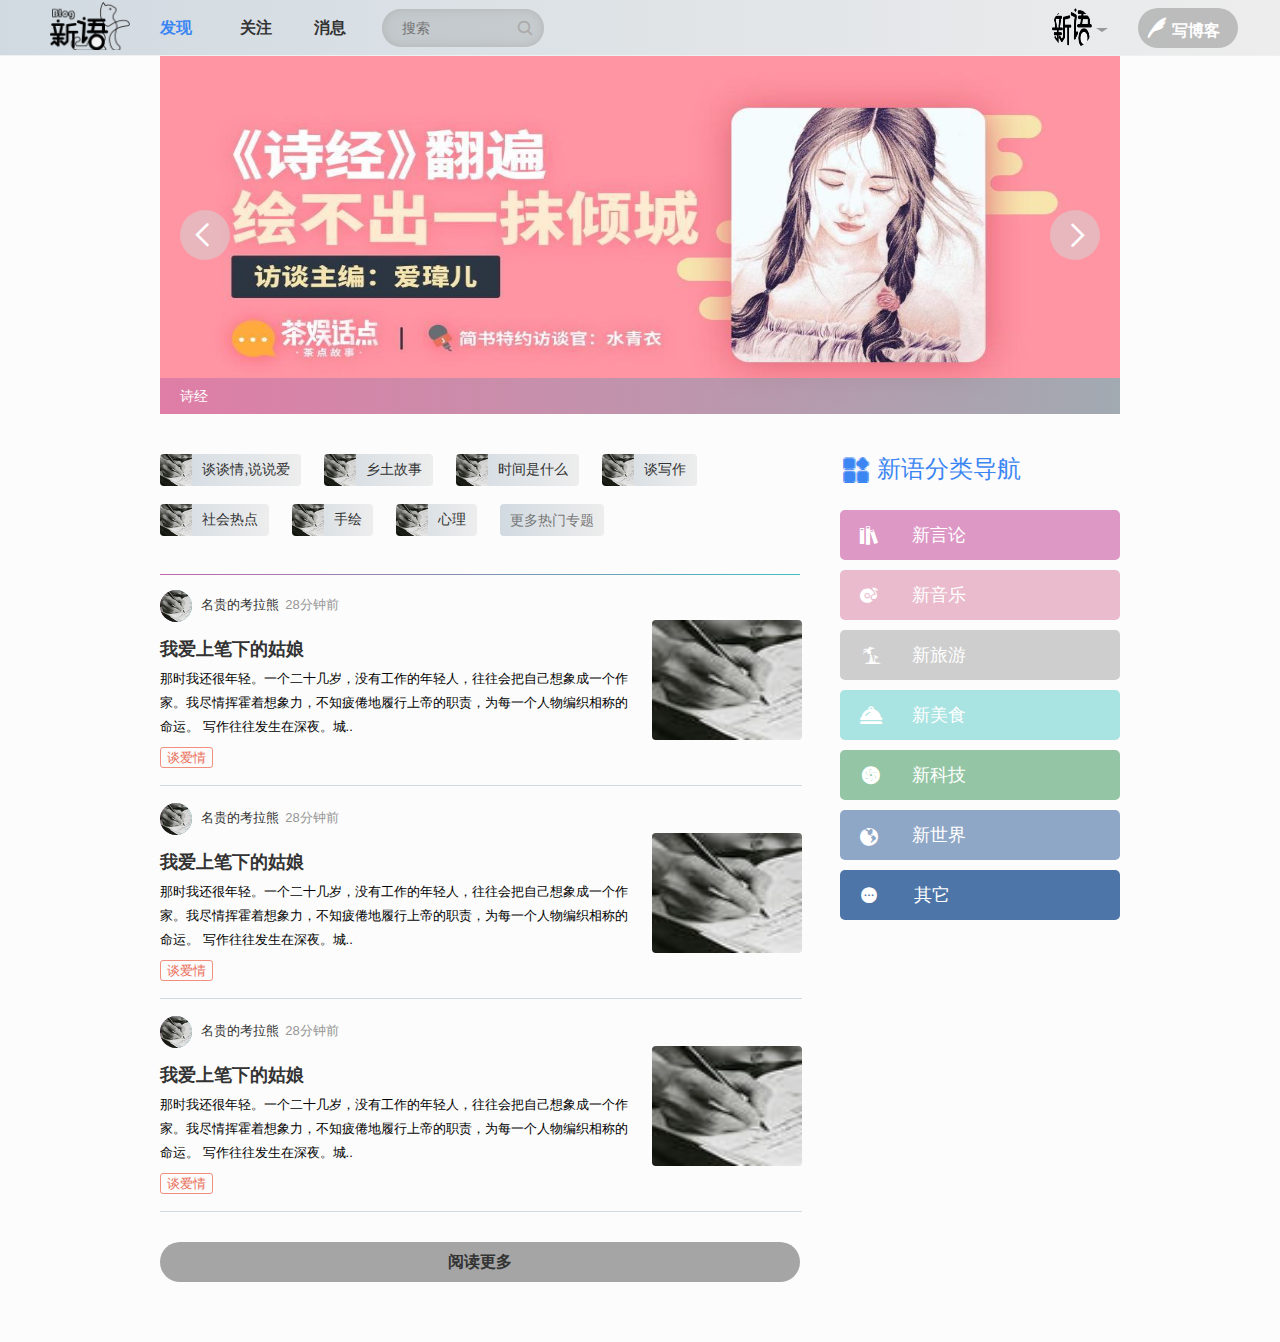
<file: index.html>
<!DOCTYPE html>
<html lang="en">
<head>
	<meta charset="UTF-8">
	<title>新语</title>
	<link rel="stylesheet" href="css/index.css">
	<link rel="stylesheet" href="css/header.css">
	<link rel="stylesheet" href="iconfont/iconfont.css">
	<script src="js/jquery-3.2.1.js"></script>
	<script src="js/header.js"></script>
	<script src="js/index.js"></script>
	<script src="js/shutter.js"></script>
	<script src="js/velocity.js"></script>
</head>
<body>
	<header class="head">
		<a href="index.html" class="logo"></a>
		<!-- 登录前样式 -->
		<div class="main">
			<a href="index.html" class="indexPage">首页</a>
			<div class="searchView">
				<input type="text" class="search" style="width:162px" placeholder="搜索">
				<button class="searBtn"><i class="iconfont icon-sousuo"></i></button>
			</div>
			<a href="register.html" class="register">注册</a>
			<a href="login.html" class="login">登录</a>
		</div>
		<!-- 登陆后 -->
		<div class="mainTwo">
			<a href="index.html" class="indexPageT">发现</a>
			<a href="index.html" class="indexPageG">关注</a>
			<a href="index.html" class="indexPageM">消息</a>
			<div class="searchView">
				<input type="text" class="search" style="width:162px" placeholder="搜索">
				<button class="searBtn"><i class="iconfont icon-sousuo"></i></button>
			</div>
			<div class="user">
				<a href="" class="userPhoto">
					<img src="img/xinyuBlog.png" alt="">
				</a>
				<ul class="userCon">
					<li>
						<a href="usercenter.html">
							<i class="iconfont icon-wodezhuyexuanzhong"></i><span>个人主页</span>
						</a>
					</li>
					<li>
						<a href="usercenter.html">
							<i class="iconfont icon-guanzhu1"></i>
							<span>我的关注</span>
						</a>
					</li>
					<li>
						<a href="shopcar.html">
							<i class="iconfont icon-gouwuche"></i><span>预购文章</span>
						</a>
					</li>
					<li>
						<a href="order.html">
							<i class="iconfont icon-dingdan"></i><span>文章订单</span>
						</a>
					</li>
					<li>
						<a href="account.html">
							<i class="iconfont icon-svg-"></i><span>我的账户</span>
						</a>
					</li>
					<li>
						<a href="changeInfo.html">
							<i class="iconfont icon-shezhi"></i><span>修改信息</span>
						</a>
					</li>
					<li>
						<a href="">
							<i class="iconfont icon-tuichu"></i><span>退出</span>
						</a>
					</li>
				</ul>
			</div>
		</div>
		<!-- 登陆后 -->
		<a href="write.html" class="write">
			<i class="iconfont icon-write"></i>
			<span>写博客</span>
		</a>
	</header>
	<section class="headPos"></section>
	<!-- 首页banner -->
	<section class="bannerView">
		<div class="shutter">
		    <div class="shutter-img">
		      <a href="#" data-shutter-title="西湖"><img src="img/banner1.jpg" alt="#"></a>
		      <a href="#" data-shutter-title="天问"><img src="img/banner2.jpg" alt="#"></a>
		      <a href="#" data-shutter-title="征文"><img src="img/banner3.jpg" alt="#"></a>
		      <a href="#" data-shutter-title="诗经"><img src="img/banner4.jpg" alt="#"></a>
		</div>
	    <ul class="shutter-btn">
	      <li class="prev"><i class="iconfont icon-shangye"></i></li>
	      <li class="next"><i class="iconfont icon-youfanye"></i></li>
	    </ul>
	    <div class="shutter-desc">
	      <p>诗经</p>
	    </div>
  </div>
	</section>
	<!-- 首页主体内容 -->
	<section class="indexBody">	
		<div class="bodyLeft">
			<!-- 热门专题 -->
			<div class="hotTopic">
				<a href="" class="hotTopicL">
					<img src="img/hotTopic.jpg" alt="">
					<div class="hotTopName">谈谈情,说说爱</div>
				</a>
				<a href="" class="hotTopicL">
					<img src="img/hotTopic.jpg" alt="">
					<div class="hotTopName">乡土故事</div>
				</a>
				<a href="" class="hotTopicL">
					<img src="img/hotTopic.jpg" alt="">
					<div class="hotTopName">时间是什么</div>
				</a>
				<a href="" class="hotTopicL">
					<img src="img/hotTopic.jpg" alt="">
					<div class="hotTopName">谈写作</div>
				</a>
				<a href="" class="hotTopicL">
					<img src="img/hotTopic.jpg" alt="">
					<div class="hotTopName">社会热点</div>
				</a>
				<a href="" class="hotTopicL">
					<img src="img/hotTopic.jpg" alt="">
					<div class="hotTopName">手绘</div>
				</a>
				<a href="" class="hotTopicL">
					<img src="img/hotTopic.jpg" alt="">
					<div class="hotTopName">心理</div>
				</a>
				<a href="" class="hotTopicM">
					更多热门专题
				</a>
			</div>
			<div class="topicLine"></div>
			<!-- 首页文章楼层 -->
			<ul class="article">
				<li class="artFloor">
					<a href="" class="artImg"><img src="img/hotTopic.jpg" alt=""></a>
					<div class="artContent">
						<div class="author">
							<a href="" class="authorP"><img src="img/hotTopic.jpg" alt=""></a>
							<div class="authorName">
								<a href="" class="">名贵的考拉熊</a>
								<span class="time">28分钟前</span>
							</div>
						</div>
						<a href="content.html" class="title">我爱上笔下的姑娘</a>
						<p class="content">
      						那时我还很年轻。一个二十几岁，没有工作的年轻人，往往会把自己想象成一个作家。我尽情挥霍着想象力，不知疲倦地履行上帝的职责，为每一个人物编织相称的命运。 写作往往发生在深夜。城..
 						</p>
 						<div class="artBottom">
 							<a href="" class="artCate">谈爱情</a>
 						</div>
					</div>
				</li>
				<li class="artFloor">
					<a href="" class="artImg"><img src="img/hotTopic.jpg" alt=""></a>
					<div class="artContent">
						<div class="author">
							<a href="" class="authorP"><img src="img/hotTopic.jpg" alt=""></a>
							<div class="authorName">
								<a href="" class="">名贵的考拉熊</a>
								<span class="time">28分钟前</span>
							</div>
						</div>
						<a href="content.html" class="title">我爱上笔下的姑娘</a>
						<p class="content">
      						那时我还很年轻。一个二十几岁，没有工作的年轻人，往往会把自己想象成一个作家。我尽情挥霍着想象力，不知疲倦地履行上帝的职责，为每一个人物编织相称的命运。 写作往往发生在深夜。城..
 						</p>
 						<div class="artBottom">
 							<a href="" class="artCate">谈爱情</a>
 						</div>
					</div>
				</li>
				<li class="artFloor">
					<a href="" class="artImg"><img src="img/hotTopic.jpg" alt=""></a>
					<div class="artContent">
						<div class="author">
							<a href="" class="authorP"><img src="img/hotTopic.jpg" alt=""></a>
							<div class="authorName">
								<a href="" class="">名贵的考拉熊</a>
								<span class="time">28分钟前</span>
							</div>
						</div>
						<a href="content.html" class="title">我爱上笔下的姑娘</a>
						<p class="content">
      						那时我还很年轻。一个二十几岁，没有工作的年轻人，往往会把自己想象成一个作家。我尽情挥霍着想象力，不知疲倦地履行上帝的职责，为每一个人物编织相称的命运。 写作往往发生在深夜。城..
 						</p>
 						<div class="artBottom">
 							<a href="" class="artCate">谈爱情</a>
 						</div>
					</div>
				</li>
			</ul>
			<!-- 阅读更多按钮 -->
			<a href="#" class="readMore">阅读更多</a>
		</div>
		<!-- 首页主体右侧 -->
		<div class="bodyRight">
			<div class="cateT">
				<i class="iconfont icon-interest-active"></i>
				<span>新语分类导航</span>
			</div>
			<ul class="cateLists">
				<li><a href="category.html"><i class="iconfont icon-book-copy-copy-copy-copy"></i><span>新言论</span></a></li>
				<li><a href="category.html"><i class="iconfont icon-yule"></i><span>新音乐</span></a></li>
				<li><a href="category.html"><i class="iconfont icon-lvyou"></i><span>新旅游</span></a></li>
				<li><a href="category.html"><i class="iconfont icon-meishi"></i><span>新美食</span></a></li>
				<li><a href="category.html"><i class="iconfont icon-keji"></i><span>新科技</span></a></li>
				<li><a href="category.html"><i class="iconfont icon-shijieditu"></i><span>新世界</span></a></li>
				<li><a href="category.html"><i class="iconfont icon-qita"></i><span class="lastSpan">其它</span></a></li>
			</ul>
		</div>
	</section>
</body>
</html>
</file>
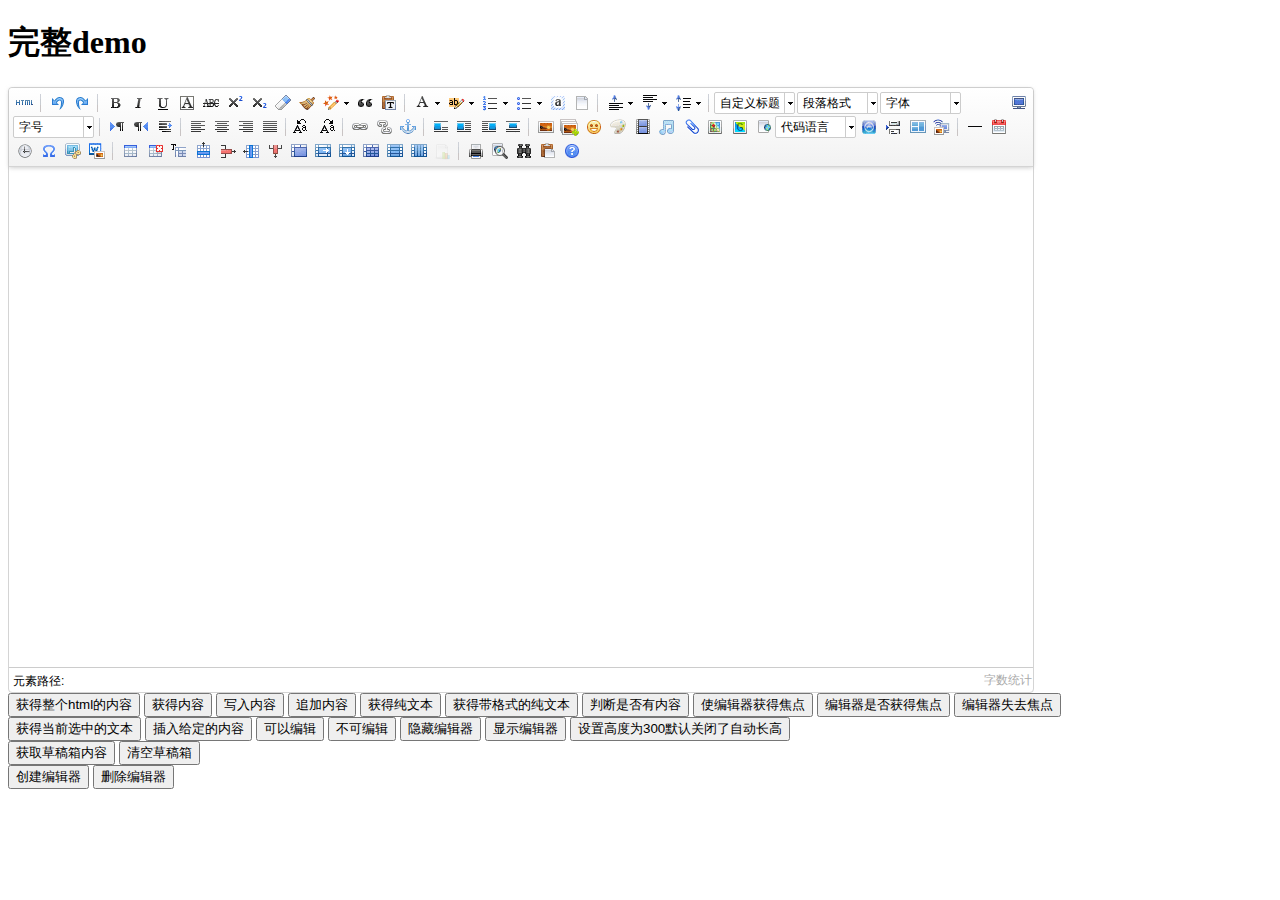
<file: editor/index.html>
<!DOCTYPE HTML PUBLIC "-//W3C//DTD HTML 4.01 Transitional//EN"
        "http://www.w3.org/TR/html4/loose.dtd">
<html>
<head>
    <title>完整demo</title>
    <meta http-equiv="Content-Type" content="text/html;charset=utf-8"/>
    <script type="text/javascript" charset="utf-8" src="ueditor.config.js"></script>
    <script type="text/javascript" charset="utf-8" src="ueditor.all.min.js"> </script>
    <!--建议手动加在语言，避免在ie下有时因为加载语言失败导致编辑器加载失败-->
    <!--这里加载的语言文件会覆盖你在配置项目里添加的语言类型，比如你在配置项目里配置的是英文，这里加载的中文，那最后就是中文-->
    <script type="text/javascript" charset="utf-8" src="lang/zh-cn/zh-cn.js"></script>

    <style type="text/css">
        div{
            width:100%;
        }
    </style>
</head>
<body>
<div>
    <h1>完整demo</h1>
    <script id="editor" type="text/plain" style="width:1024px;height:500px;"></script>
</div>
<div id="btns">
    <div>
        <button onclick="getAllHtml()">获得整个html的内容</button>
        <button onclick="getContent()">获得内容</button>
        <button onclick="setContent()">写入内容</button>
        <button onclick="setContent(true)">追加内容</button>
        <button onclick="getContentTxt()">获得纯文本</button>
        <button onclick="getPlainTxt()">获得带格式的纯文本</button>
        <button onclick="hasContent()">判断是否有内容</button>
        <button onclick="setFocus()">使编辑器获得焦点</button>
        <button onmousedown="isFocus(event)">编辑器是否获得焦点</button>
        <button onmousedown="setblur(event)" >编辑器失去焦点</button>

    </div>
    <div>
        <button onclick="getText()">获得当前选中的文本</button>
        <button onclick="insertHtml()">插入给定的内容</button>
        <button id="enable" onclick="setEnabled()">可以编辑</button>
        <button onclick="setDisabled()">不可编辑</button>
        <button onclick=" UE.getEditor('editor').setHide()">隐藏编辑器</button>
        <button onclick=" UE.getEditor('editor').setShow()">显示编辑器</button>
        <button onclick=" UE.getEditor('editor').setHeight(300)">设置高度为300默认关闭了自动长高</button>
    </div>

    <div>
        <button onclick="getLocalData()" >获取草稿箱内容</button>
        <button onclick="clearLocalData()" >清空草稿箱</button>
    </div>

</div>
<div>
    <button onclick="createEditor()">
    创建编辑器</button>
    <button onclick="deleteEditor()">
    删除编辑器</button>
</div>

<script type="text/javascript">

    //实例化编辑器
    //建议使用工厂方法getEditor创建和引用编辑器实例，如果在某个闭包下引用该编辑器，直接调用UE.getEditor('editor')就能拿到相关的实例
    var ue = UE.getEditor('editor');


    function isFocus(e){
        alert(UE.getEditor('editor').isFocus());
        UE.dom.domUtils.preventDefault(e)
    }
    function setblur(e){
        UE.getEditor('editor').blur();
        UE.dom.domUtils.preventDefault(e)
    }
    function insertHtml() {
        var value = prompt('插入html代码', '');
        UE.getEditor('editor').execCommand('insertHtml', value)
    }
    function createEditor() {
        enableBtn();
        UE.getEditor('editor');
    }
    function getAllHtml() {
        alert(UE.getEditor('editor').getAllHtml())
    }
    function getContent() {
        var arr = [];
        arr.push("使用editor.getContent()方法可以获得编辑器的内容");
        arr.push("内容为：");
        arr.push(UE.getEditor('editor').getContent());
        alert(arr.join("\n"));
    }
    function getPlainTxt() {
        var arr = [];
        arr.push("使用editor.getPlainTxt()方法可以获得编辑器的带格式的纯文本内容");
        arr.push("内容为：");
        arr.push(UE.getEditor('editor').getPlainTxt());
        alert(arr.join('\n'))
    }
    function setContent(isAppendTo) {
        var arr = [];
        arr.push("使用editor.setContent('欢迎使用ueditor')方法可以设置编辑器的内容");
        UE.getEditor('editor').setContent('欢迎使用ueditor', isAppendTo);
        alert(arr.join("\n"));
    }
    function setDisabled() {
        UE.getEditor('editor').setDisabled('fullscreen');
        disableBtn("enable");
    }

    function setEnabled() {
        UE.getEditor('editor').setEnabled();
        enableBtn();
    }

    function getText() {
        //当你点击按钮时编辑区域已经失去了焦点，如果直接用getText将不会得到内容，所以要在选回来，然后取得内容
        var range = UE.getEditor('editor').selection.getRange();
        range.select();
        var txt = UE.getEditor('editor').selection.getText();
        alert(txt)
    }

    function getContentTxt() {
        var arr = [];
        arr.push("使用editor.getContentTxt()方法可以获得编辑器的纯文本内容");
        arr.push("编辑器的纯文本内容为：");
        arr.push(UE.getEditor('editor').getContentTxt());
        alert(arr.join("\n"));
    }
    function hasContent() {
        var arr = [];
        arr.push("使用editor.hasContents()方法判断编辑器里是否有内容");
        arr.push("判断结果为：");
        arr.push(UE.getEditor('editor').hasContents());
        alert(arr.join("\n"));
    }
    function setFocus() {
        UE.getEditor('editor').focus();
    }
    function deleteEditor() {
        disableBtn();
        UE.getEditor('editor').destroy();
    }
    function disableBtn(str) {
        var div = document.getElementById('btns');
        var btns = UE.dom.domUtils.getElementsByTagName(div, "button");
        for (var i = 0, btn; btn = btns[i++];) {
            if (btn.id == str) {
                UE.dom.domUtils.removeAttributes(btn, ["disabled"]);
            } else {
                btn.setAttribute("disabled", "true");
            }
        }
    }
    function enableBtn() {
        var div = document.getElementById('btns');
        var btns = UE.dom.domUtils.getElementsByTagName(div, "button");
        for (var i = 0, btn; btn = btns[i++];) {
            UE.dom.domUtils.removeAttributes(btn, ["disabled"]);
        }
    }

    function getLocalData () {
        alert(UE.getEditor('editor').execCommand( "getlocaldata" ));
    }

    function clearLocalData () {
        UE.getEditor('editor').execCommand( "clearlocaldata" );
        alert("已清空草稿箱")
    }
</script>
</body>
</html>
</file>
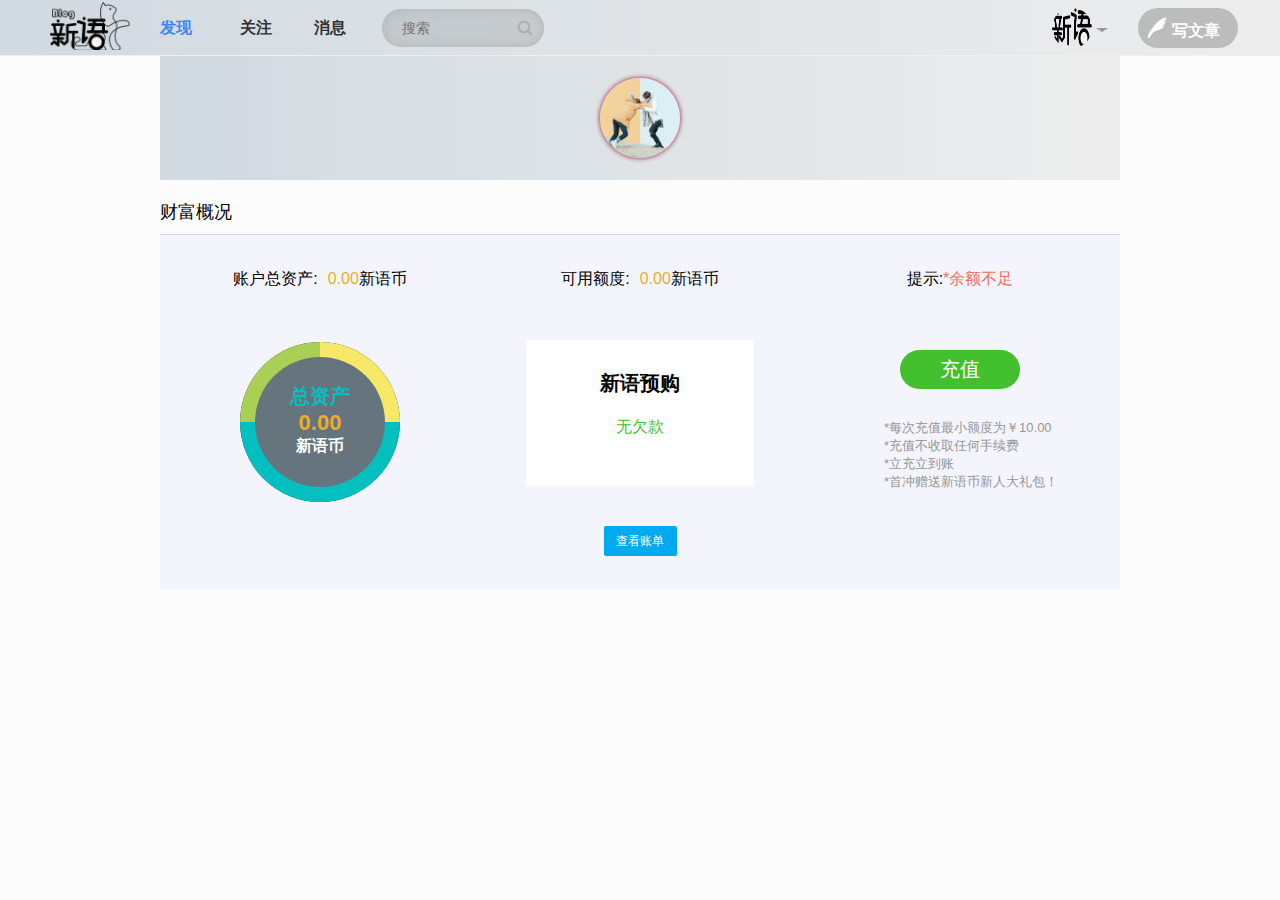
<file: account.html>
<!DOCTYPE html>
<html lang="en">
<head>
	<meta charset="UTF-8">
	<title>我的账户页面</title>
	<link rel="stylesheet" href="css/account.css">
	<link rel="stylesheet" href="iconfont/iconfont.css">
	<script src="js/jquery-3.2.1.js"></script>
	<script src="js/header.js"></script>
	<script src="js/account.js"></script>
</head>
<body>
	<header class="head">
		<a href="index.html" class="logo"></a>
		<!-- 登录前样式 -->
		<div class="main">
			<a href="index.html" class="indexPage">首页</a>
			<div class="searchView">
				<input type="text" class="search" style="width:162px" placeholder="搜索">
				<button class="searBtn"><i class="iconfont icon-sousuo"></i></button>
			</div>
			<a href="register.html" class="register">注册</a>
			<a href="login.html" class="login">登录</a>
		</div>
		<!-- 登陆后 -->
		<div class="mainTwo">
			<a href="index.html" class="indexPageT">发现</a>
			<a href="index.html" class="indexPageG">关注</a>
			<a href="index.html" class="indexPageM">消息</a>
			<div class="searchView">
				<input type="text" class="search" style="width:162px" placeholder="搜索">
				<button class="searBtn"><i class="iconfont icon-sousuo"></i></button>
			</div>
			<div class="user">
				<a href="" class="userPhoto">
					<img src="img/xinyuBlog.png" alt="">
				</a>
				<ul class="userCon">
					<li>
						<a href="usercenter.html">
							<i class="iconfont icon-wodezhuyexuanzhong"></i><span>个人主页</span>
						</a>
					</li>
					<li>
						<a href="usercenter.html">
							<i class="iconfont icon-guanzhu1"></i>
							<span>我的关注</span>
						</a>
					</li>
					<li>
						<a href="shopcar.html">
							<i class="iconfont icon-gouwuche"></i><span>预购文章</span>
						</a>
					</li>
					<li>
						<a href="order.html">
							<i class="iconfont icon-dingdan"></i><span>文章订单</span>
						</a>
					</li>
					<li>
						<a href="account.html">
							<i class="iconfont icon-svg-"></i><span>我的账户</span>
						</a>
					</li>
					<li>
						<a href="changeInfo.html">
							<i class="iconfont icon-shezhi"></i><span>修改信息</span>
						</a>
					</li>
					<li>
						<a href="">
							<i class="iconfont icon-tuichu"></i><span>退出</span>
						</a>
					</li>
				</ul>
			</div>
		</div>
		<!-- 登陆后 -->
		<a href="write.html" class="write">
			<i class="iconfont icon-write"></i>
			<span>写文章</span>
		</a>
	</header>
	<section class="headPos"></section>
	<section class="titleView">
		<div class="titlePhoto">
			<div class="titleImg">
				<a href="javascript:void(0);"><img src="img/touxiang.jpg" alt=""></a>
			</div>
			<div class="titleInfo">
				<h3 class="userName">~不吃咖啡豆</h3>
				<p class="userLevel">
					<i class="iconfont icon-dengji"></i>
					<span class="levelName">穷酸书生</span>
					<i class="iconfont icon-cat"></i>
					<span class="blogRz">新语博客认证称号</span>
				</p>
				<p class="surplus">
					<i class="iconfont icon-woyaotouziqianbi"></i><span>余额：</span><span>0.00</span>
				</p>
			</div>
		</div>
	</section>
	<!-- 财富概况 -->
	<section class="moneyView">
		<p>财富概况</p>
	</section>
	<section class="moneyArea">
		<div class="moneyL">
			<p class="allMoney">账户总资产:<span>0.00</span>新语币</p>
			<div class="allCircleB">
				<div class="shapO"></div>
				<div class="shapT"></div>
				<div class="shapF"></div>
				<div class="shapS"></div>
				<div class="allCircleS">
					<p>总资产</p>
					<p>0.00</p>
					<p>新语币</p>
				</div>
			</div>
		</div>
		<div class="moneyM">
			<p class="allMoney">可用额度:<span>0.00</span>新语币</p>
			<div class="blogBuy">
				<h3>新语预购</h3>
				<a href="">无欠款</a>
			</div>
			<a href="" class="seePage">查看账单</a>
		</div>
		<div class="moneyR">
			<p class="hint">提示:<span>*余额不足</span></p>
			<a href="" class="rechaarge">充值</a>
			<p class="elseHint">*每次充值最小额度为￥10.00</p>	
			<p class="elseHint">*充值不收取任何手续费</p>	
			<p class="elseHint">*立充立到账</p>	
			<p class="elseHint">*首冲赠送新语币新人大礼包！</p>	
		</div>
	</section>
</body>
</html>
</file>
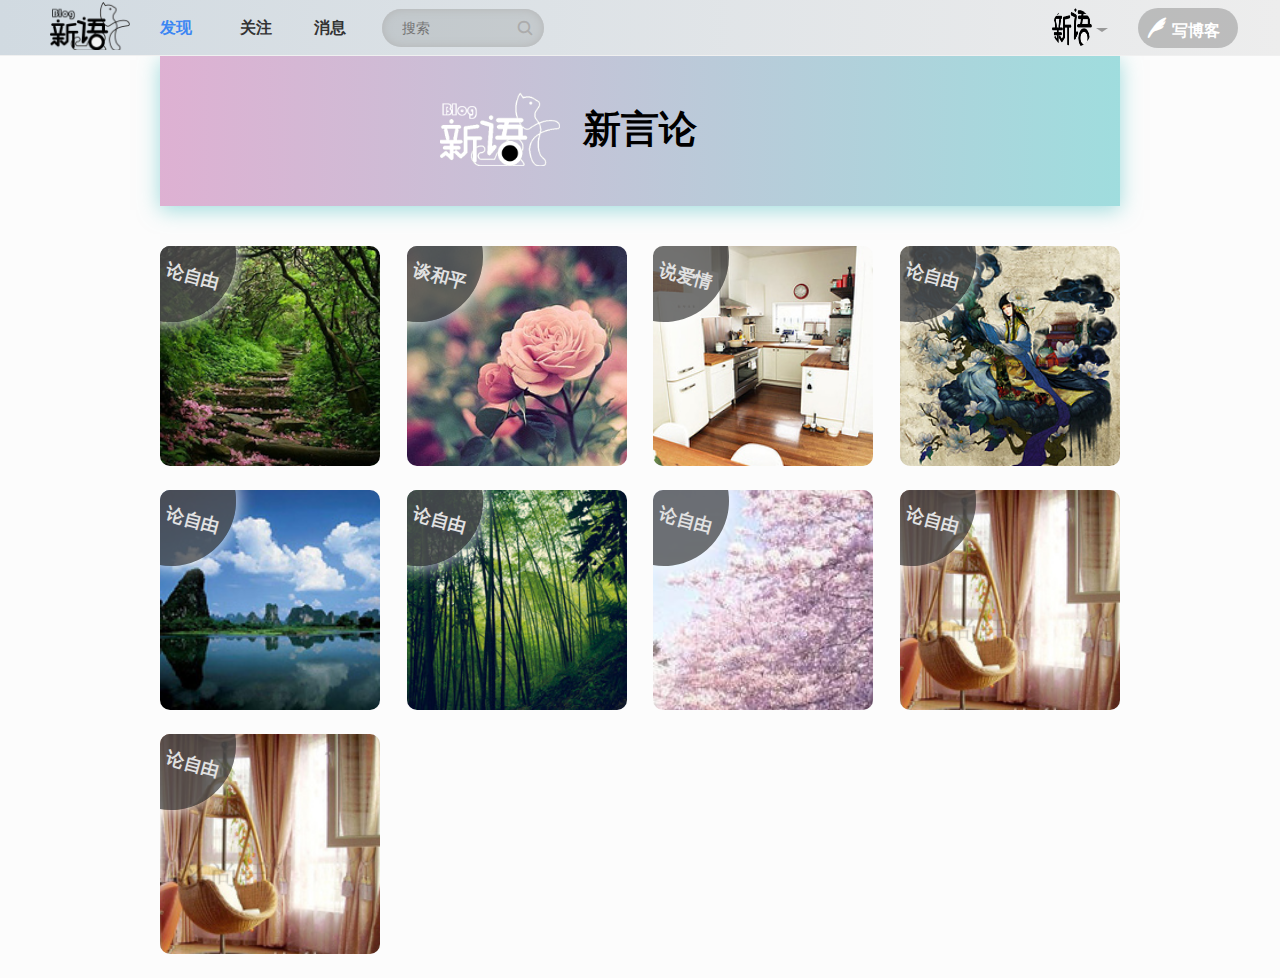
<file: category.html>
<!DOCTYPE html>
<html lang="en">
<head>
	<meta charset="UTF-8">
	<title>分类专题页</title>
	<link rel="stylesheet" href="css/category.css">
	<link rel="stylesheet" href="iconfont/iconfont.css">
	<script src="js/jquery-3.2.1.js"></script>
	<script src="js/header.js"></script>
</head>
<body>
	<header class="head">
		<a href="index.html" class="logo"></a>
		<!-- 登录前样式 -->
		<div class="main">
			<a href="index.html" class="indexPage">首页</a>
			<div class="searchView">
				<input type="text" class="search" style="width:162px" placeholder="搜索">
				<button class="searBtn"><i class="iconfont icon-sousuo"></i></button>
			</div>
			<a href="register.html" class="register">注册</a>
			<a href="login.html" class="login">登录</a>
		</div>
		<!-- 登陆后 -->
		<div class="mainTwo">
			<a href="index.html" class="indexPageT">发现</a>
			<a href="index.html" class="indexPageG">关注</a>
			<a href="index.html" class="indexPageM">消息</a>
			<div class="searchView">
				<input type="text" class="search" style="width:162px" placeholder="搜索">
				<button class="searBtn"><i class="iconfont icon-sousuo"></i></button>
			</div>
			<div class="user">
				<a href="" class="userPhoto">
					<img src="img/xinyuBlog.png" alt="">
				</a>
				<ul class="userCon">
					<li>
						<a href="usercenter.html">
							<i class="iconfont icon-wodezhuyexuanzhong"></i><span>个人主页</span>
						</a>
					</li>
					<li>
						<a href="usercenter.html">
							<i class="iconfont icon-guanzhu1"></i>
							<span>我的关注</span>
						</a>
					</li>
					<li>
						<a href="shopcar.html">
							<i class="iconfont icon-gouwuche"></i><span>预购文章</span>
						</a>
					</li>
					<li>
						<a href="order.html">
							<i class="iconfont icon-dingdan"></i><span>文章订单</span>
						</a>
					</li>
					<li>
						<a href="account.html">
							<i class="iconfont icon-svg-"></i><span>我的账户</span>
						</a>
					</li>
					<li>
						<a href="changeInfo.html">
							<i class="iconfont icon-shezhi"></i><span>修改信息</span>
						</a>
					</li>
					<li>
						<a href="">
							<i class="iconfont icon-tuichu"></i><span>退出</span>
						</a>
					</li>
				</ul>
			</div>
		</div>
		<!-- 登陆后 -->
		<a href="" class="write">
			<i class="iconfont icon-write"></i>
			<span>写博客</span>
		</a>
	</header>
	<section class="headPos"></section>
	<section class="cateTitle">
		<div class="whiteLogo"></div>
		<h3>新言论</h3>
	</section>
	<section class="topicView">
		<ul class="topicList">
			<li class="topic" style="background: url(img/1.jpg)  no-repeat center/cover ;">
				<a href="lists.html" class="topicA"></a>
				<div class="circleTitle">论自由</div>
				<div class="boxCircleT">
					<h3 class="toppicTitle">论自由</h3>
				</div>
				<div class="boxCircleB"></div>
			</li>
			<li class="topic" style="background: url(img/4.jpg) no-repeat center/cover;">
				<a href="lists.html" class="topicA"></a>
				<div class="circleTitle">谈和平</div>
				<div class="boxCircleT">
					<h3 class="toppicTitle">谈和平</h3>
				</div>
				<div class="boxCircleB"></div>
			</li>
			<li class="topic" style="background: url(img/5.jpg) no-repeat center/cover;">
				<a href="lists.html" class="topicA"></a>
				<div class="circleTitle">说爱情</div>
				<div class="boxCircleT">
					<h3 class="toppicTitle">说爱情</h3>
				</div>
				<div class="boxCircleB"></div>
			</li>
			<li class="topic" style="background: url(img/6.jpg) no-repeat center/cover;">
				<a href="lists.html" class="topicA"></a>
				<div class="circleTitle">论自由</div>
				<div class="boxCircleT">
					<h3 class="toppicTitle">论自由</h3>
				</div>
				<div class="boxCircleB"></div>
			</li>
			<li class="topic" style="background: url(img/7.jpg) no-repeat center/cover;">
				<a href="lists.html" class="topicA"></a>
				<div class="circleTitle">论自由</div>
				<div class="boxCircleT">
					<h3 class="toppicTitle">论自由</h3>
				</div>
				<div class="boxCircleB"></div>
			</li>
			<li class="topic" style="background: url(img/8.jpg) no-repeat center/cover;">
				<a href="lists.html" class="topicA"></a>
				<div class="circleTitle">论自由</div>
				<div class="boxCircleT">
					<h3 class="toppicTitle">论自由</h3>
				</div>
				<div class="boxCircleB"></div>
			</li>
			<li class="topic" style="background: url(img/9.jpg) no-repeat center/cover;">
				<a href="lists.html" class="topicA"></a>
				<div class="circleTitle">论自由</div>
				<div class="boxCircleT">
					<h3 class="toppicTitle">论自由</h3>
				</div>
				<div class="boxCircleB"></div>
			</li>
			<li class="topic" style="background: url(img/10.jpg) no-repeat center/cover;">
				<a href="lists.html" class="topicA"></a>
				<div class="circleTitle">论自由</div>
				<div class="boxCircleT">
					<h3 class="toppicTitle">论自由</h3>
				</div>
				<div class="boxCircleB"></div>
			</li>
			<li class="topic" style="background: url(img/10.jpg) no-repeat center/cover;">
				<a href="lists.html" class="topicA"></a>
				<div class="circleTitle">论自由</div>
				<div class="boxCircleT">
					<h3 class="toppicTitle">论自由</h3>
				</div>
				<div class="boxCircleB"></div>
			</li>
		</ul>
	</section>
</body>
</html>
</file>
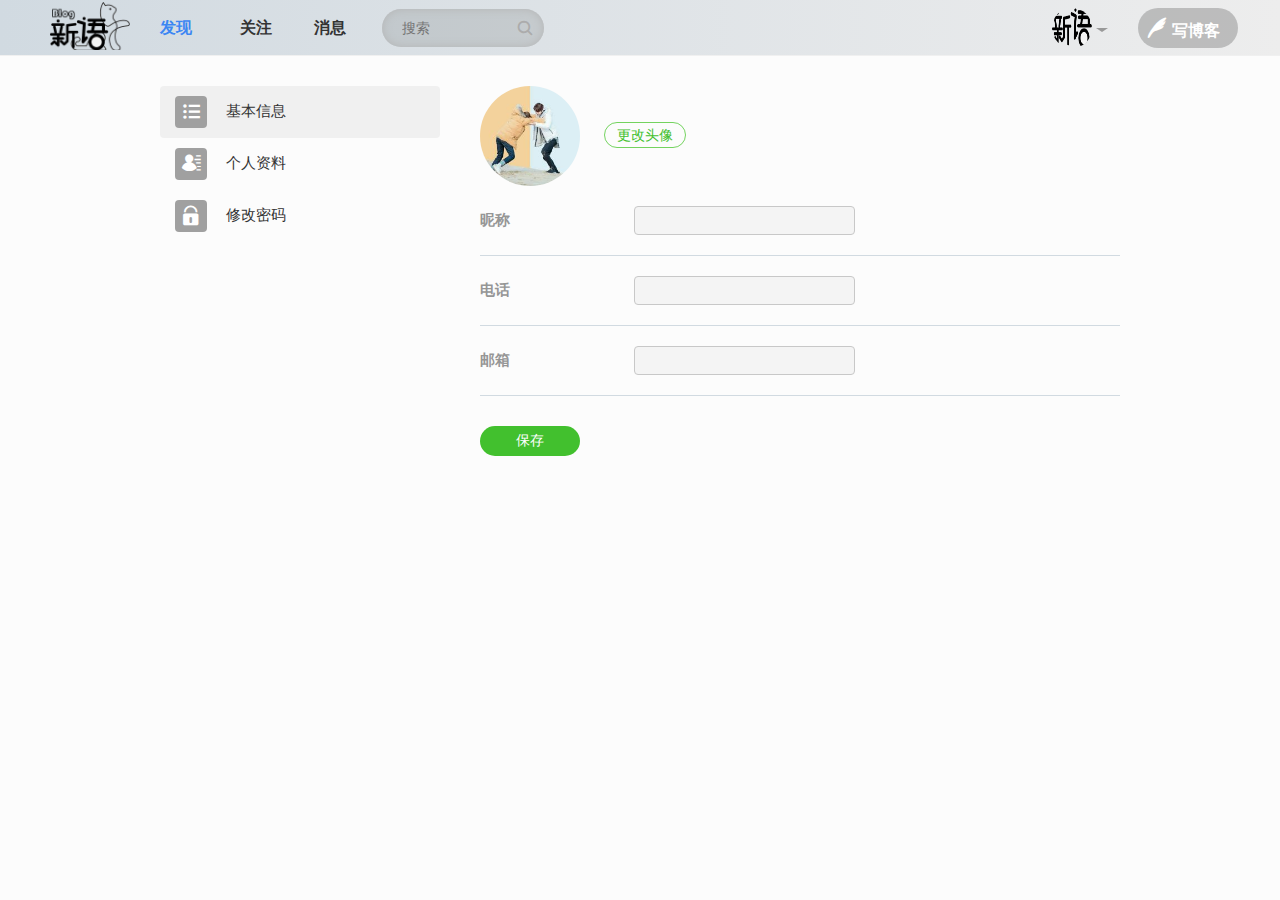
<file: changeInfo.html>
<!DOCTYPE html>
<html lang="en">
<head>
	<meta charset="UTF-8">
	<title>修改信息页</title>
	<link rel="stylesheet" href="css/changeInfo.css">
	<link rel="stylesheet" href="css/header.css">
	<link rel="stylesheet" href="iconfont/iconfont.css">
	<script src="js/jquery-3.2.1.js"></script>
	<script src="js/header.js"></script>
	<script src="js/changeInfo.js"></script>
</head>
<body>
	<header class="head">
		<a href="index.html" class="logo"></a>
		<!-- 登录前样式 -->
		<div class="main">
			<a href="index.html" class="indexPage">首页</a>
			<div class="searchView">
				<input type="text" class="search" style="width:162px" placeholder="搜索">
				<button class="searBtn"><i class="iconfont icon-sousuo"></i></button>
			</div>
			<a href="register.html" class="register">注册</a>
			<a href="login.html" class="login">登录</a>
		</div>
		<!-- 登陆后 -->
		<div class="mainTwo">
			<a href="index.html" class="indexPageT">发现</a>
			<a href="index.html" class="indexPageG">关注</a>
			<a href="index.html" class="indexPageM">消息</a>
			<div class="searchView">
				<input type="text" class="search" style="width:162px" placeholder="搜索">
				<button class="searBtn"><i class="iconfont icon-sousuo"></i></button>
			</div>
			<div class="user">
				<a href="" class="userPhoto">
					<img src="img/xinyuBlog.png" alt="">
				</a>
				<ul class="userCon">
					<li>
						<a href="usercenter.html">
							<i class="iconfont icon-wodezhuyexuanzhong"></i><span>个人主页</span>
						</a>
					</li>
					<li>
						<a href="usercenter.html">
							<i class="iconfont icon-guanzhu1"></i>
							<span>我的关注</span>
						</a>
					</li>
					<li>
						<a href="shopcar.html">
							<i class="iconfont icon-gouwuche"></i><span>预购文章</span>
						</a>
					</li>
					<li>
						<a href="order.html">
							<i class="iconfont icon-dingdan"></i><span>文章订单</span>
						</a>
					</li>
					<li>
						<a href="account.html">
							<i class="iconfont icon-svg-"></i><span>我的账户</span>
						</a>
					</li>
					<li>
						<a href="changeInfo.html">
							<i class="iconfont icon-shezhi"></i><span>修改信息</span>
						</a>
					</li>
					<li>
						<a href="">
							<i class="iconfont icon-tuichu"></i><span>退出</span>
						</a>
					</li>
				</ul>
			</div>
		</div>
		<!-- 登陆后 -->
		<a href="write.html" class="write">
			<i class="iconfont icon-write"></i>
			<span>写博客</span>
		</a>
	</header>
	<section class="headPos"></section>
	<section class="changeView">
		<div class="aside">
			<ul class="changeList">
				<li class="changeClick">
					<div class="changeIcon"><i class="iconfont icon-jichushezhi"></i></div>
					<span>基本信息</span>
				</li>
				<li>
					<div class="changeIcon"><i class="iconfont icon-gerenziliao"></i></div>
					<span>个人资料</span>
				</li>
				<li>
					<div class="changeIcon"><i class="iconfont icon-xiugaimima"></i></div>
					<span>修改密码</span>
				</li>
			</ul>
		</div>
		<div class="changeRight">
			<div class="changeCate">
				<form action="">
					<div class="changePhoto">
						<img src="img/touxiang.jpg" alt="">
						<a href="" class="cpBtn">更改头像</a>
					</div>
					<div class="group">
						<label for="">昵称</label>
						<input type="text">
					</div>
					<div class="group">
						<label for="">电话</label>
						<input type="text">
					</div>
					<div class="group">
						<label for="">邮箱</label>
						<input type="text">
					</div>
					<button type="submit" class="saveBtn">保存</button>
				</form>
			</div>
			<div class="changeCate">
				<form action="">
					<div class="group">
						<label for="">姓名</label>
						<input type="text">
					</div>
					<div class="group">
						<label for="">性别</label>
						<input type="radio" name="usex" value="1">
						<span>男</span>
						<input type="radio" name="usex" value="2">
						<span>女</span>
						<input type="radio" name="usex" value="0">
						<span>保密</span>
					</div>
					<div class="group">
						<label for="">邮箱</label>
						<input type="text">
					</div>
					<div class="group">
						<label for="">个人简介</label>
						<textarea name="" id="" cols="30" rows="10"></textarea>
					</div>
					<button type="submit" class="saveBtn">保存</button>
				</form>
			</div>
			<div class="changeCate">
				<form action="">
					<div class="group">
						<label for="">输入旧密码</label>
						<input type="text">
					</div>
					<div class="group">
						<label for="">输入新密码</label>
						<input type="text">
					</div>
					<div class="group">
						<label for="">确认新密码</label>
						<input type="text">
					</div>
					<button type="submit" class="saveBtn">确认修改</button>
				</form>
			</div>
		</div>
	</section>
</body>
</html>
</file>
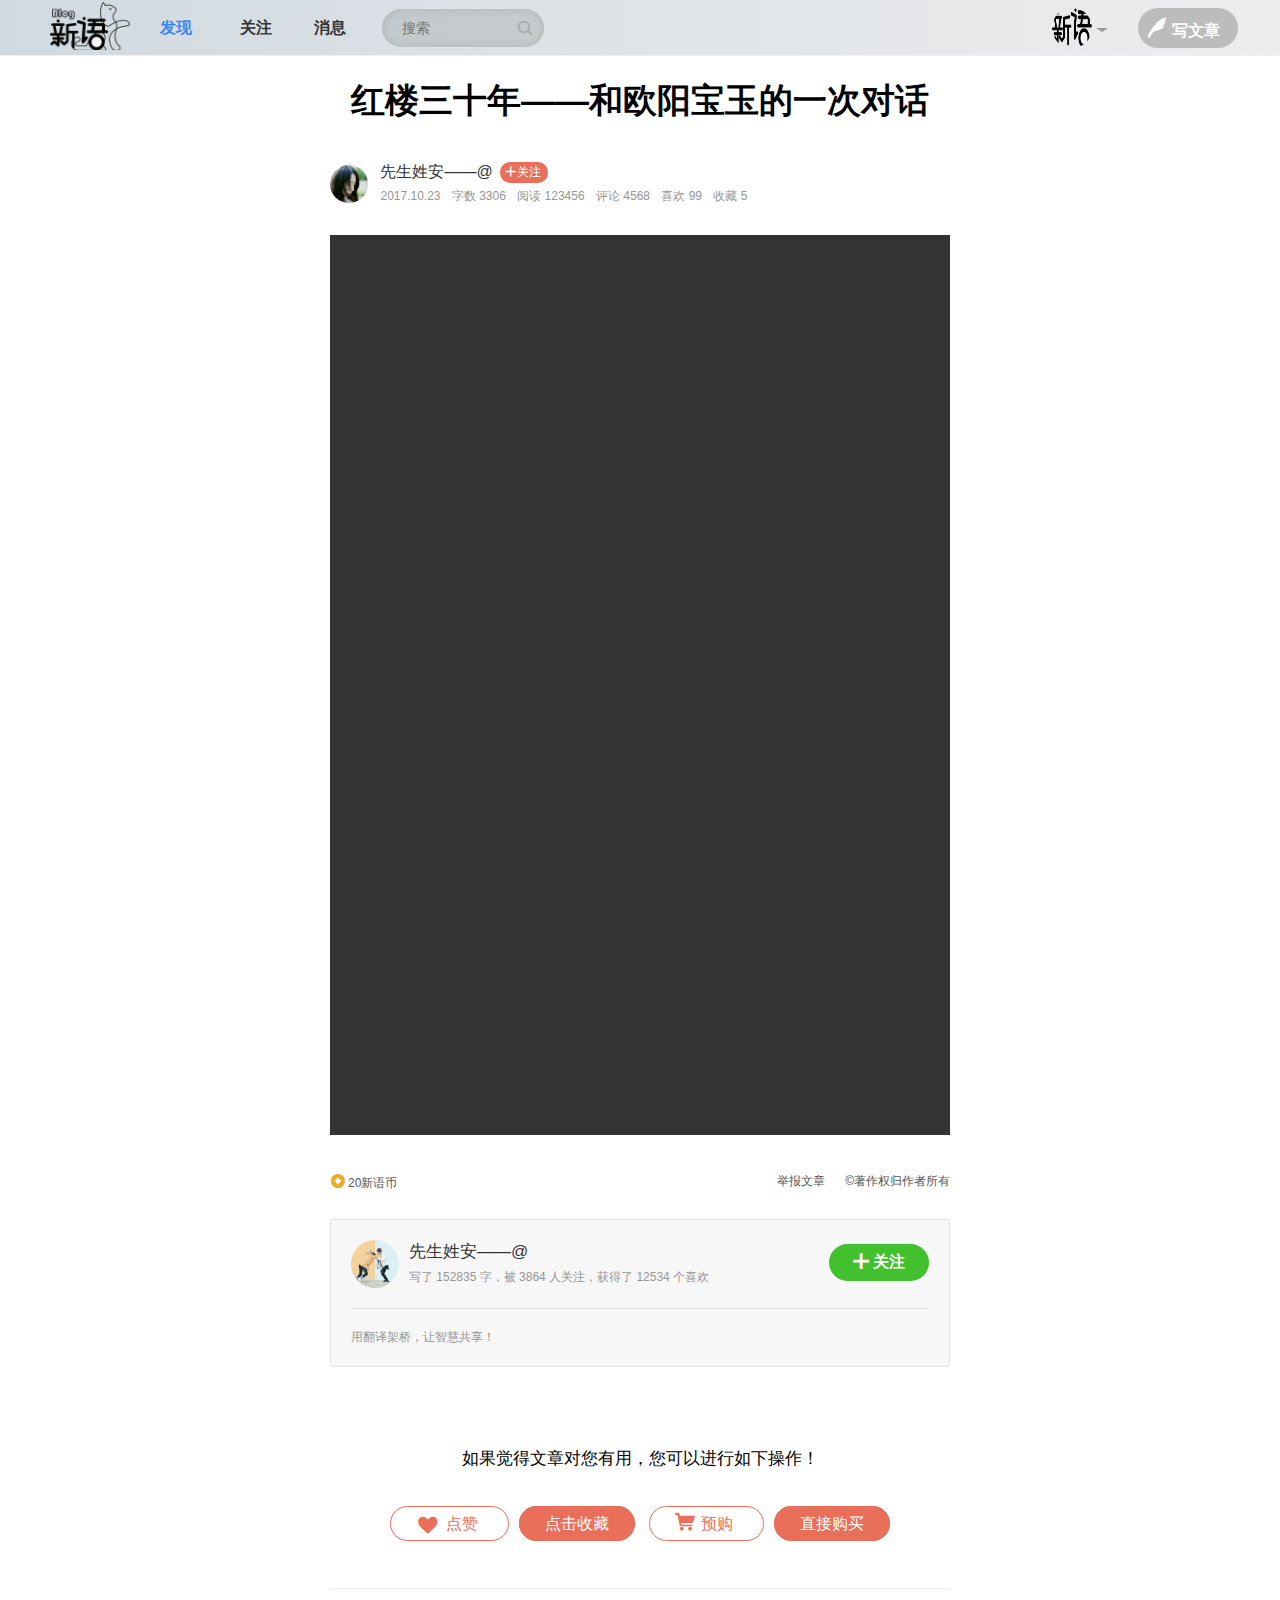
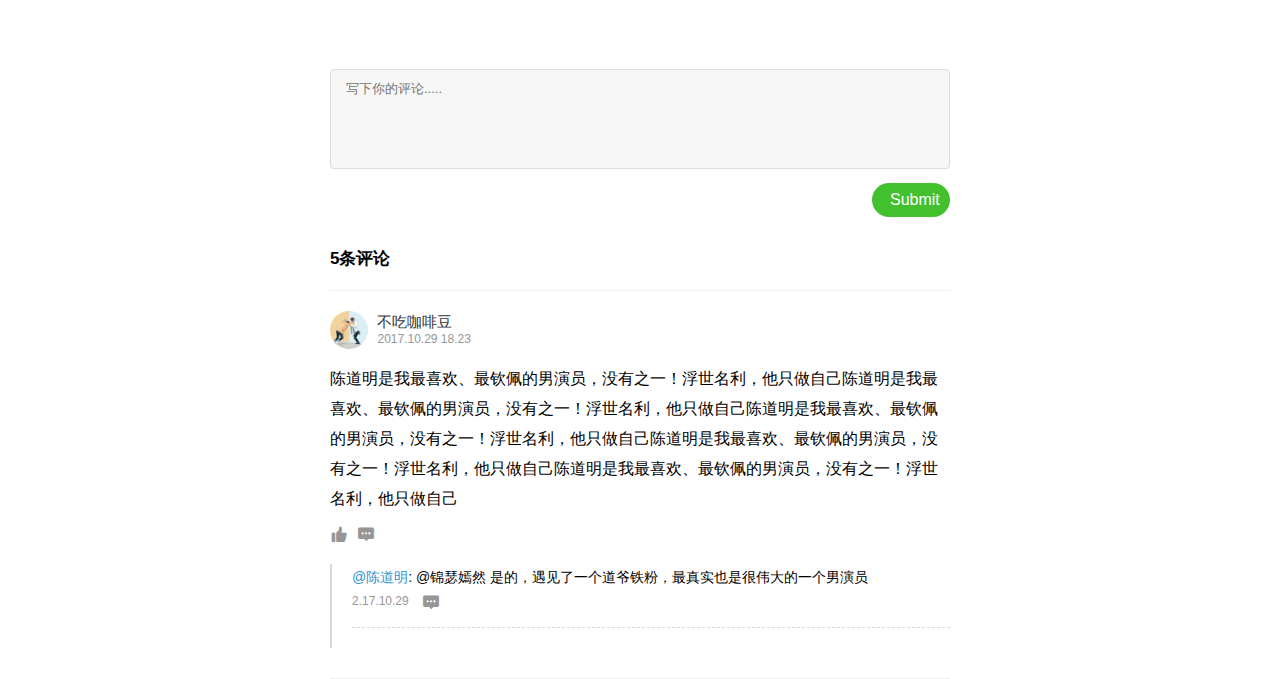
<file: content.html>
<!DOCTYPE html>
<html lang="en">
<head>
	<meta charset="UTF-8">
	<title>新语文章页</title>
	<link rel="stylesheet" href="iconfont/iconfont.css">
	<link rel="stylesheet" href="css/content.css">
	<script src="js/jquery-3.2.1.js"></script>
	<script src="js/header.js"></script>
	<script src="js/content.js"></script>
</head>
<body>
	<!-- 头部固定栏 -->
	<header class="head">
		<a href="index.html" class="logo"></a>
		<!-- 登录前样式 -->
		<div class="main">
			<a href="index.html" class="indexPage">首页</a>
			<div class="searchView">
				<input type="text" class="search" style="width:162px" placeholder="搜索">
				<button class="searBtn"><i class="iconfont icon-sousuo"></i></button>
			</div>
			<a href="register.html" class="register">注册</a>
			<a href="login.html" class="login">登录</a>
		</div>
		<!-- 登陆后 -->
		<div class="mainTwo">
			<a href="index.html" class="indexPageT">发现</a>
			<a href="index.html" class="indexPageG">关注</a>
			<a href="index.html" class="indexPageM">消息</a>
			<div class="searchView">
				<input type="text" class="search" style="width:162px" placeholder="搜索">
				<button class="searBtn"><i class="iconfont icon-sousuo"></i></button>
			</div>
			<div class="user">
				<a href="" class="userPhoto">
					<img src="img/xinyuBlog.png" alt="">
				</a>
				<ul class="userCon">
					<li>
						<a href="usercenter.html">
							<i class="iconfont icon-wodezhuyexuanzhong"></i><span>个人主页</span>
						</a>
					</li>
					<li>
						<a href="usercenter.html">
							<i class="iconfont icon-guanzhu1"></i>
							<span>我的关注</span>
						</a>
					</li>
					<li>
						<a href="">
							<i class="iconfont icon-gouwuche"></i><span>预购文章</span>
						</a>
					</li>
					<li>
						<a href="">
							<i class="iconfont icon-dingdan"></i><span>文章订单</span>
						</a>
					</li>
					<li>
						<a href="">
							<i class="iconfont icon-svg-"></i><span>我的账户</span>
						</a>
					</li>
					<li>
						<a href="">
							<i class="iconfont icon-shezhi"></i><span>修改信息</span>
						</a>
					</li>
					<li>
						<a href="">
							<i class="iconfont icon-tuichu"></i><span>退出</span>
						</a>
					</li>
				</ul>
			</div>
		</div>
		<!-- 登陆后 -->
		<a href="" class="write">
			<i class="iconfont icon-write"></i>
			<span>写文章</span>
		</a>
	</header>
	<section class="headPos"></section>
	<!-- 头部固定栏结束 -->
	<!-- 文章详情 -->
	<section class="conView">
		<div class="conBody">
			<h1 class="title">红楼三十年——和欧阳宝玉的一次对话</h1>
			<div class="author">
				<a href="" class="authorP"><img src="img/5742fab7aa2d.jpg" alt=""></a>
				<div class="authorInfo">
					<span class="authorName"><a href="">先生姓安——@</a></span>
					<a href="####" class="followBtn"><i class="iconfont icon-jia"></i><span>关注</span></a>
					<div class="elseInfo">
						<span class="publishTime">2017.10.23</span>
						<span class="wordNum">字数 3306</span>
						<span class="readNum">阅读 123456</span>
						<span class="plNum">评论 4568</span>
						<span class="likeNum">喜欢 99</span>
						<span class="collNum">收藏 5</span>
					</div>
				</div>
			</div>
			<div class="conCon">
				
			</div>
			<div class="conFooter">
				<a href="" class="artPrice">
					<i class="iconfont icon-woyaotouziqianbi"></i><span>20新语币</span>
				</a>
				<div class="copyRight">©著作权归作者所有</div>
				<a href="" class="report">举报文章</a>
			</div>
			<div class="attenView">
				<div class="attention">
					<a href="" class="attenAuthor"><img src="img/touxiang.jpg" alt=""></a>
					<div class="attenMiddle">
						<a href="">先生姓安——@</a>
						<p>写了 152835 字，被 3864 人关注，获得了 12534 个喜欢</p>
					</div>
					<a href="" class="attenBtn"><i class="iconfont icon-jia1"></i><span>关注</span></a>
				</div>
				<div class="authorIntro">
					用翻译架桥，让智慧共享！
				</div>
			</div>
			<div class="relateBtn">
				<p>如果觉得文章对您有用，您可以进行如下操作！</p>
				<div class="btnGroup">
					<a href="" class="likeBtn">
						<i class="iconfont icon-guanzhu1"></i><span>点赞</span>
					</a>
					<a href="" class="collBtn">点击收藏</a>
					<a href="" class="shopcarBtn">
						<i class="iconfont icon-gouwuche"></i><span>预购</span>
					</a>
					<a href="" class="orderBtn">直接购买</a>
				</div>
			</div>
		</div>
	</section>
	<section class="commentView">
		<form action="">
			<textarea name="" id="" cols="30" rows="10" placeholder="写下你的评论....." class="commentArea"></textarea>
			<input type="submit" class="commentBtn">
		</form>
	</section>
	<section class="reviewBox">
		<div class="reviewTop">
			<span>5</span>条评论
		</div>
		<div class="reviewFloor">
			<div class="reviewAuthor">
				<a href="" class="reviewAuthorP"><img src="img/touxiang.jpg" alt=""></a>
				<div class="reviewInfo">
					<a href="">不吃咖啡豆</a>
					<p>2017.10.29 18.23</p>
				</div>
			</div>
			<div class="reviewCon">
				<p>陈道明是我最喜欢、最钦佩的男演员，没有之一！浮世名利，他只做自己陈道明是我最喜欢、最钦佩的男演员，没有之一！浮世名利，他只做自己陈道明是我最喜欢、最钦佩的男演员，没有之一！浮世名利，他只做自己陈道明是我最喜欢、最钦佩的男演员，没有之一！浮世名利，他只做自己陈道明是我最喜欢、最钦佩的男演员，没有之一！浮世名利，他只做自己</p>
			</div>
			<div class="likeReply">
				<a href="javascript:void(0);" class="likeClick"><i class="iconfont icon-dianzan"></i></a>
				<a href="javascript:void(0);" class="replyClick"><i class="iconfont icon-huifu"></i></a>
			</div>
			<div class="replyList">
				<div class="replyFloor">
					<p>
						<a href="">@陈道明</a>:
						<span> @锦瑟嫣然 是的，遇见了一个道爷铁粉，最真实也是很伟大的一个男演员
						</span>
					</p>
					<div class="replyInfo">
						<span>2.17.10.29</span>
						<a href="javascript:void(0)" class="replyClick"><i class="iconfont icon-huifu"></i></a>
					</div>
				</div>
				<div class="replyArea">
					<form action="">
						<textarea name="" id="" cols="30" rows="10" placeholder="写下你的评论"></textarea>
						<div class="replyBtn">	
							<input type="submit" value="发送">
							<a href="javascript:void(0);">取消</a>
						</div>
					</form>
				</div>
			</div>
		</div>
	</section>
</body>
</html>
</file>
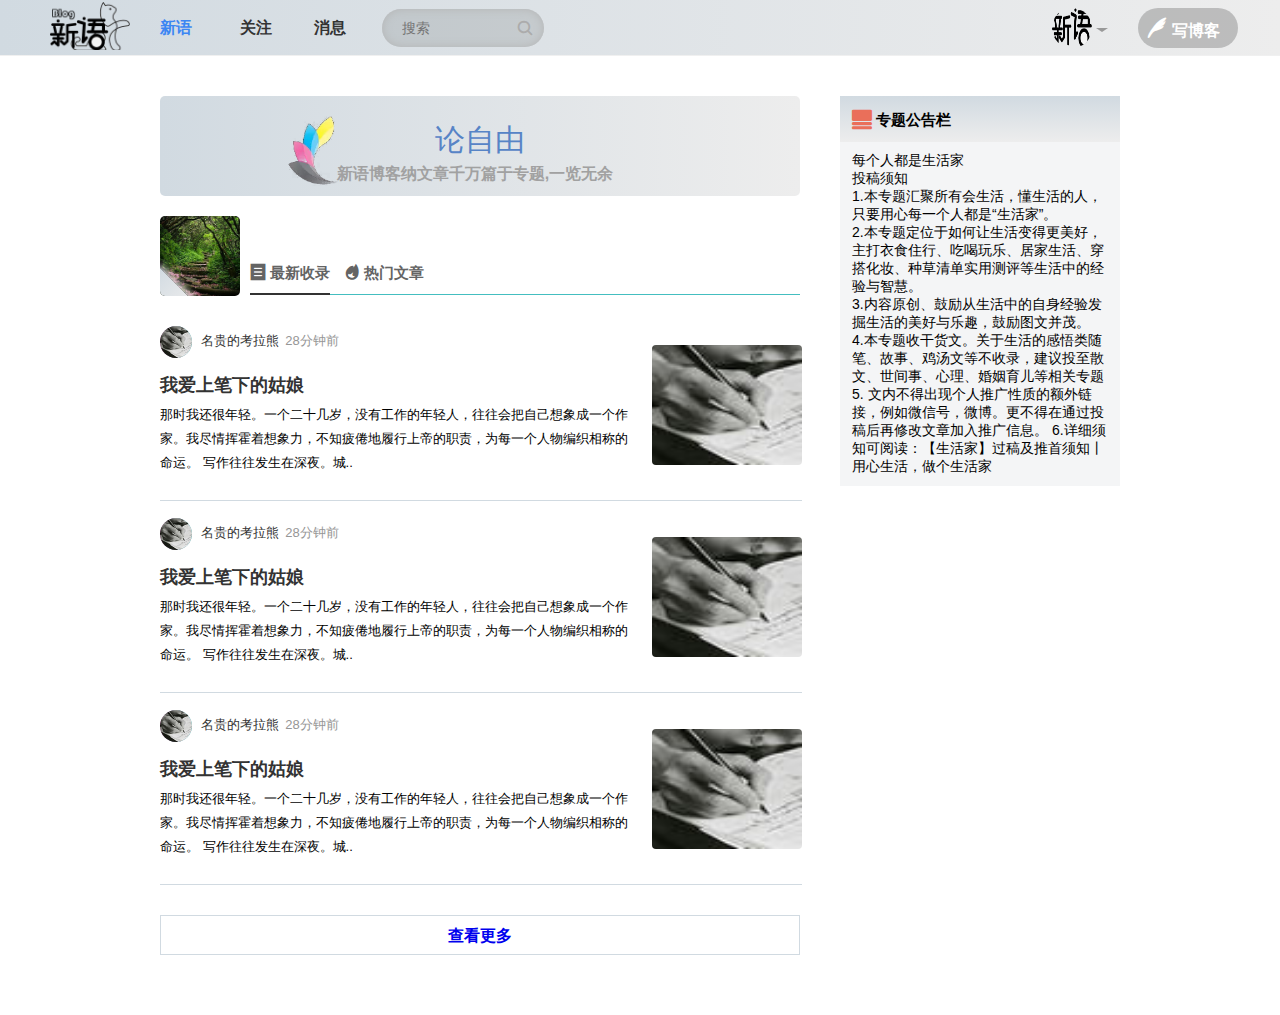
<file: lists.html>
<!DOCTYPE html>
<html lang="en">
<head>
	<meta charset="UTF-8">
	<title>新语专题列表页</title>
	<link rel="stylesheet" href="css/lists.css">
	<link rel="stylesheet" href="iconfont/iconfont.css">
	<script src="js/jquery-3.2.1.js"></script>
	<script src="js/header.js"></script>
	<script src="js/lists.js"></script>
</head>
<body>
	<header class="head">
		<a href="index.html" class="logo"></a>
		<!-- 登录前样式 -->
		<div class="main">
			<a href="index.html" class="indexPage">首页</a>
			<div class="searchView">
				<input type="text" class="search" style="width:162px" placeholder="搜索">
				<button class="searBtn"><i class="iconfont icon-sousuo"></i></button>
			</div>
			<a href="register.html" class="register">注册</a>
			<a href="login.html" class="login">登录</a>
		</div>
		<!-- 登陆后 -->
		<div class="mainTwo">
			<a href="index.html" class="indexPageT">新语</a>
			<a href="index.html" class="indexPageG">关注</a>
			<a href="index.html" class="indexPageM">消息</a>
			<div class="searchView">
				<input type="text" class="search" style="width:162px" placeholder="搜索">
				<button class="searBtn"><i class="iconfont icon-sousuo"></i></button>
			</div>
			<div class="user">
				<a href="" class="userPhoto">
					<img src="img/xinyuBlog.png" alt="">
				</a>
				<ul class="userCon">
					<li>
						<a href="usercenter.html">
							<i class="iconfont icon-wodezhuyexuanzhong"></i><span>个人主页</span>
						</a>
					</li>
					<li>
						<a href="usercenter.html">
							<i class="iconfont icon-guanzhu1"></i>
							<span>我的关注</span>
						</a>
					</li>
					<li>
						<a href="shopcar.html">
							<i class="iconfont icon-gouwuche"></i><span>预购文章</span>
						</a>
					</li>
					<li>
						<a href="order.html">
							<i class="iconfont icon-dingdan"></i><span>文章订单</span>
						</a>
					</li>
					<li>
						<a href="account.html">
							<i class="iconfont icon-svg-"></i><span>我的账户</span>
						</a>
					</li>
					<li>
						<a href="changeInfo.html">
							<i class="iconfont icon-shezhi"></i><span>修改信息</span>
						</a>
					</li>
					<li>
						<a href="">
							<i class="iconfont icon-tuichu"></i><span>退出</span>
						</a>
					</li>
				</ul>
			</div>
		</div>
		<!-- 登陆后 -->
		<a href="write.html" class="write">
			<i class="iconfont icon-write"></i>
			<span>写博客</span>
		</a>
	</header>
	<section class="headPos"></section>
	<section class="listBody">	
		<div class="listLeft">
			<!--专题-->
			<div class="topicTitle">
				<h3>论自由</h3>
				<p>新语博客纳文章千万篇于专题,一览无余</p>
				<div class="topicLogo"></div>
			</div>
			<!-- 首页文章楼层 -->
			<div class="listTtile">
				<div class="topicImg" style="background: url(img/1.jpg)  no-repeat center/cover ;">
					<div class="topicHorn"></div>
				</div>
				<div class="listCate">
					<a href="javascript:void(0);" class="listCateA">
						<div class="bottomLine bottomLJS">
							<i class="iconfont icon-wenzhang"></i>最新收录
						</div>						
					</a>
					<a href="javascript:void(0);" class="listCateA">
						<div class="bottomLine">
							<i class="iconfont icon-remen"></i>热门文章
						</div>						
					</a>
				</div>
			</div>
			<div class="listLine"></div>
			<ul class="article">
				<li class="artFloor">
					<a href="content.html" class="artImg"><img src="img/hotTopic.jpg" alt=""></a>
					<div class="artContent">
						<div class="author">
							<a href="" class="authorP"><img src="img/hotTopic.jpg" alt=""></a>
							<div class="authorName">
								<a href="" class="">名贵的考拉熊</a>
								<span class="time">28分钟前</span>
							</div>
						</div>
						<a href="content.html" class="title">我爱上笔下的姑娘</a>
						<p class="content">
      						那时我还很年轻。一个二十几岁，没有工作的年轻人，往往会把自己想象成一个作家。我尽情挥霍着想象力，不知疲倦地履行上帝的职责，为每一个人物编织相称的命运。 写作往往发生在深夜。城..
 						</p>
					</div>
				</li>
				<li class="artFloor">
					<a href="content.html" class="artImg"><img src="img/hotTopic.jpg" alt=""></a>
					<div class="artContent">
						<div class="author">
							<a href="" class="authorP"><img src="img/hotTopic.jpg" alt=""></a>
							<div class="authorName">
								<a href="" class="">名贵的考拉熊</a>
								<span class="time">28分钟前</span>
							</div>
						</div>
						<a href="content.html" class="title">我爱上笔下的姑娘</a>
						<p class="content">
      						那时我还很年轻。一个二十几岁，没有工作的年轻人，往往会把自己想象成一个作家。我尽情挥霍着想象力，不知疲倦地履行上帝的职责，为每一个人物编织相称的命运。 写作往往发生在深夜。城..
 						</p>
					</div>
				</li>
				<li class="artFloor">
					<a href="content.html" class="artImg"><img src="img/hotTopic.jpg" alt=""></a>
					<div class="artContent">
						<div class="author">
							<a href="" class="authorP"><img src="img/hotTopic.jpg" alt=""></a>
							<div class="authorName">
								<a href="" class="">名贵的考拉熊</a>
								<span class="time">28分钟前</span>
							</div>
						</div>
						<a href="content.html" class="title">我爱上笔下的姑娘</a>
						<p class="content">
      						那时我还很年轻。一个二十几岁，没有工作的年轻人，往往会把自己想象成一个作家。我尽情挥霍着想象力，不知疲倦地履行上帝的职责，为每一个人物编织相称的命运。 写作往往发生在深夜。城..
 						</p>
					</div>
				</li>						
			</ul>
			<!-- 阅读更多按钮 -->
			<a href="#" class="readMore">查看更多</a>
		</div>
		<!-- 列表页主体右侧 -->
		<div class="listRight">
			<div class="noticeT">
				<i class="iconfont icon-zhuanti"></i>
				<span>专题公告栏</span>
			</div>
			<div class="noticeCon">
				每个人都是生活家  
				<p>
					投稿须知  
				<p>	
					1.本专题汇聚所有会生活，懂生活的人，只要用心每一个人都是“生活家”。
				</p>
				<p>  
					2.本专题定位于如何让生活变得更美好，主打衣食住行、吃喝玩乐、居家生活、穿搭化妆、种草清单实用测评等生活中的经验与智慧。</p>
				<p>
					3.内容原创、鼓励从生活中的自身经验发掘生活的美好与乐趣，鼓励图文并茂。
				</p>	    
					4.本专题收干货文。关于生活的感悟类随笔、故事、鸡汤文等不收录，建议投至散文、世间事、心理、婚姻育儿等相关专题  
					5. 文内不得出现个人推广性质的额外链接，例如微信号，微博。更不得在通过投稿后再修改文章加入推广信息。  
					6.详细须知可阅读：【生活家】过稿及推首须知丨用心生活，做个生活家
				</p>

			</div>
		</div>
	</section>
</body>
</html>
</file>
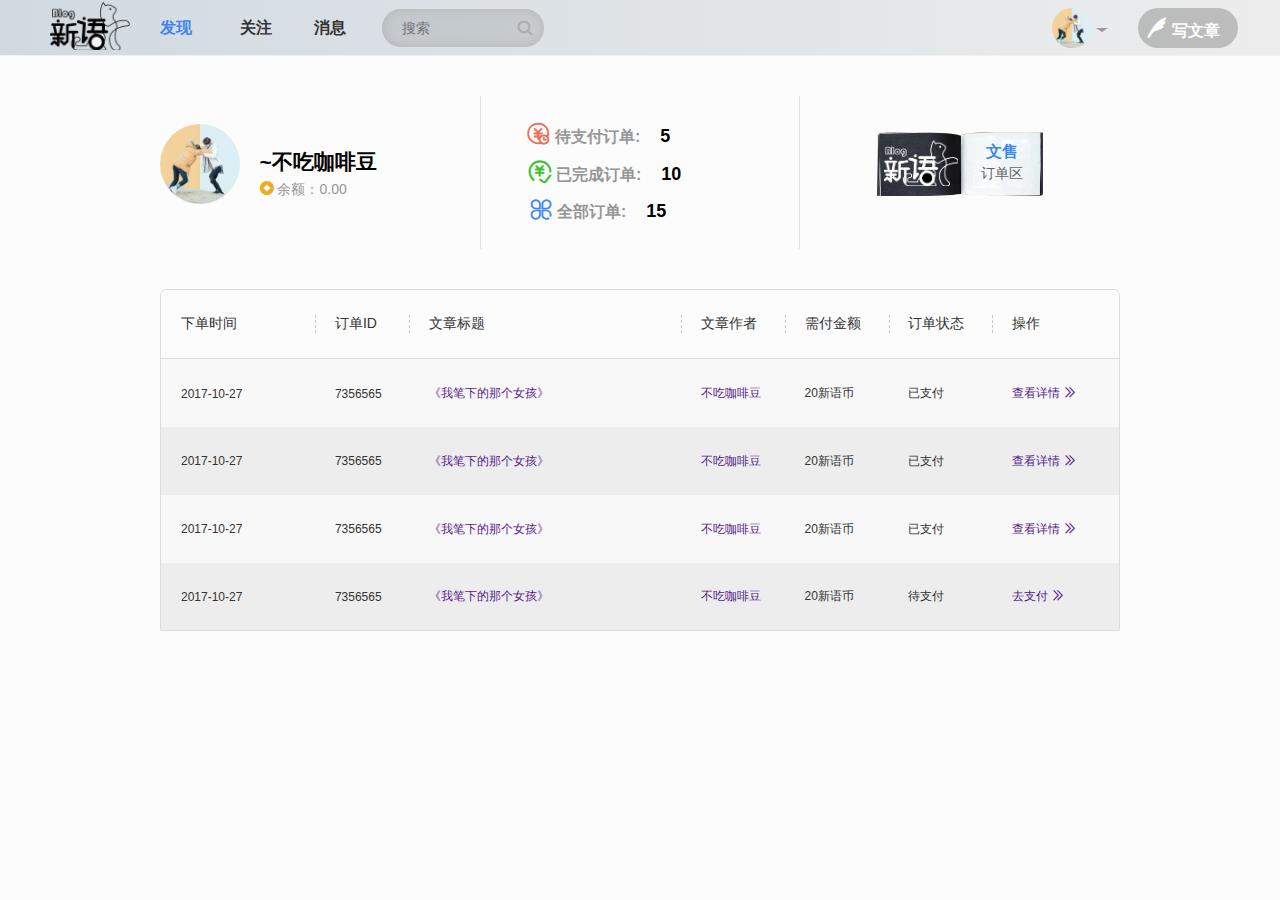
<file: order.html>
<!DOCTYPE html>
<html lang="en">
<head>
	<meta charset="UTF-8">
	<title>订单页</title>
	<link rel="stylesheet" href="css/order.css">
	<link rel="stylesheet" href="iconfont/iconfont.css">
	<script src="js/jquery-3.2.1.js"></script>
	<script src="js/header.js"></script>
</head>
<body>
	<header class="head">
		<a href="index.html" class="logo"></a>
		<!-- 登录前样式 -->
		<div class="main">
			<a href="index.html" class="indexPage">首页</a>
			<div class="searchView">
				<input type="text" class="search" style="width:162px" placeholder="搜索">
				<button class="searBtn"><i class="iconfont icon-sousuo"></i></button>
			</div>
			<a href="register.html" class="register">注册</a>
			<a href="login.html" class="login">登录</a>
		</div>
		<!-- 登陆后 -->
		<div class="mainTwo">
			<a href="index.html" class="indexPageT">发现</a>
			<a href="index.html" class="indexPageG">关注</a>
			<a href="index.html" class="indexPageM">消息</a>
			<div class="searchView">
				<input type="text" class="search" style="width:162px" placeholder="搜索">
				<button class="searBtn"><i class="iconfont icon-sousuo"></i></button>
			</div>
			<div class="user">
				<a href="" class="userPhoto">
					<img src="img/touxiang.jpg" alt="">
				</a>
				<ul class="userCon">
					<li>
						<a href="usercenter.html">
							<i class="iconfont icon-wodezhuyexuanzhong"></i><span>个人主页</span>
						</a>
					</li>
					<li>
						<a href="usercenter.html">
							<i class="iconfont icon-guanzhu1"></i>
							<span>我的关注</span>
						</a>
					</li>
					<li>
						<a href="shopcar.html">
							<i class="iconfont icon-gouwuche"></i><span>预购文章</span>
						</a>
					</li>
					<li>
						<a href="order.html">
							<i class="iconfont icon-dingdan"></i><span>文章订单</span>
						</a>
					</li>
					<li>
						<a href="account.html">
							<i class="iconfont icon-svg-"></i><span>我的账户</span>
						</a>
					</li>
					<li>
						<a href="changeInfo.html">
							<i class="iconfont icon-shezhi"></i><span>修改信息</span>
						</a>
					</li>
					<li>
						<a href="">
							<i class="iconfont icon-tuichu"></i><span>退出</span>
						</a>
					</li>
				</ul>
			</div>
		</div>
		<!-- 登陆后 -->
		<a href="write.html" class="write">
			<i class="iconfont icon-write"></i>
			<span>写文章</span>
		</a>
	</header>
	<section class="headPos"></section>
	<!-- 订单页面 -->
	<section class="orderView">
		<div class="orderTitle">
			<div class="orderLeft">
				<a href="usercenter.html" class="userHead"><img src="img/touxiang.jpg" alt=""></a>
				<div class="info">
					<a href="usercenter.html" class="userName">~不吃咖啡豆</a>
					<a href="" class="balancae"><i class="iconfont icon-woyaotouziqianbi"></i><span>余额：</span><span>0.00</span></a>
				</div>
			</div>
			<div class="orderMiddle">
				<div class="orderNum"><i class="iconfont icon-daizhifu"></i><span>待支付订单:</span><span>5</span></div>
				<div class="orderNum"><i class="iconfont icon-yizhifu1"></i><span>已完成订单:</span><span>10</span></div>
				<div class="orderNum"><i class="iconfont icon-quanbusuoyou"></i><span>全部订单:</span><span>15</span></div>
			</div>
			<div class="orderRight">
				<div class="sellLogo">
					<div class="blogLogo"></div>
					<div class="sellTitle">
						<p>文售</p>
						<p class="orderP">订单区</p>
					</div>
				</div>
			</div>
		</div>
		<ul class="orderCon">
			<li id="orderConT">
				<div class="orderTime">下单时间</div>
				<div class="orderId">订单ID</div>
				<div class="artName">文章标题</div>
				<div class="artWriter">文章作者</div>
				<div class="orderPrice">需付金额</div>
				<div class="orderState">订单状态</div>
				<div class="operation">操作</div>
			</li>
			<li>
				<div class="orderTime">2017-10-27</div>
				<div class="orderId">7356565</div>
				<div class="artName"><a href="">《我笔下的那个女孩》</a></div>
				<div class="artWriter"><a href="">不吃咖啡豆</a></div>
				<div class="orderPrice"><span>20</span><span>新语币</span></div>
				<div class="orderState">已支付</div>
				<div class="operation"><a href="">查看详情<i class="iconfont icon-chakangengduojiantou"></i></a></div>
			</li>
			<li>
				<div class="orderTime">2017-10-27</div>
				<div class="orderId">7356565</div>
				<div class="artName"><a href="">《我笔下的那个女孩》</a></div>
				<div class="artWriter"><a href="">不吃咖啡豆</a></div>
				<div class="orderPrice"><span>20</span><span>新语币</span></div>
				<div class="orderState">已支付</div>
				<div class="operation"><a href="">查看详情<i class="iconfont icon-chakangengduojiantou"></i></a></div>
			</li>
			<li>
				<div class="orderTime">2017-10-27</div>
				<div class="orderId">7356565</div>
				<div class="artName"><a href="">《我笔下的那个女孩》</a></div>
				<div class="artWriter"><a href="">不吃咖啡豆</a></div>
				<div class="orderPrice"><span>20</span><span>新语币</span></div>
				<div class="orderState">已支付</div>
				<div class="operation"><a href="">查看详情<i class="iconfont icon-chakangengduojiantou"></i></a></div>
			</li>
			<li>
				<div class="orderTime">2017-10-27</div>
				<div class="orderId">7356565</div>
				<div class="artName"><a href="">《我笔下的那个女孩》</a></div>
				<div class="artWriter"><a href="">不吃咖啡豆</a></div>
				<div class="orderPrice"><span>20</span><span>新语币</span></div>
				<div class="orderState">待支付</div>
				<div class="operation"><a href="">去支付<i class="iconfont icon-chakangengduojiantou"></i></a></div>
			</li>
		</ul>
	</section>
</body>
</html>
</file>
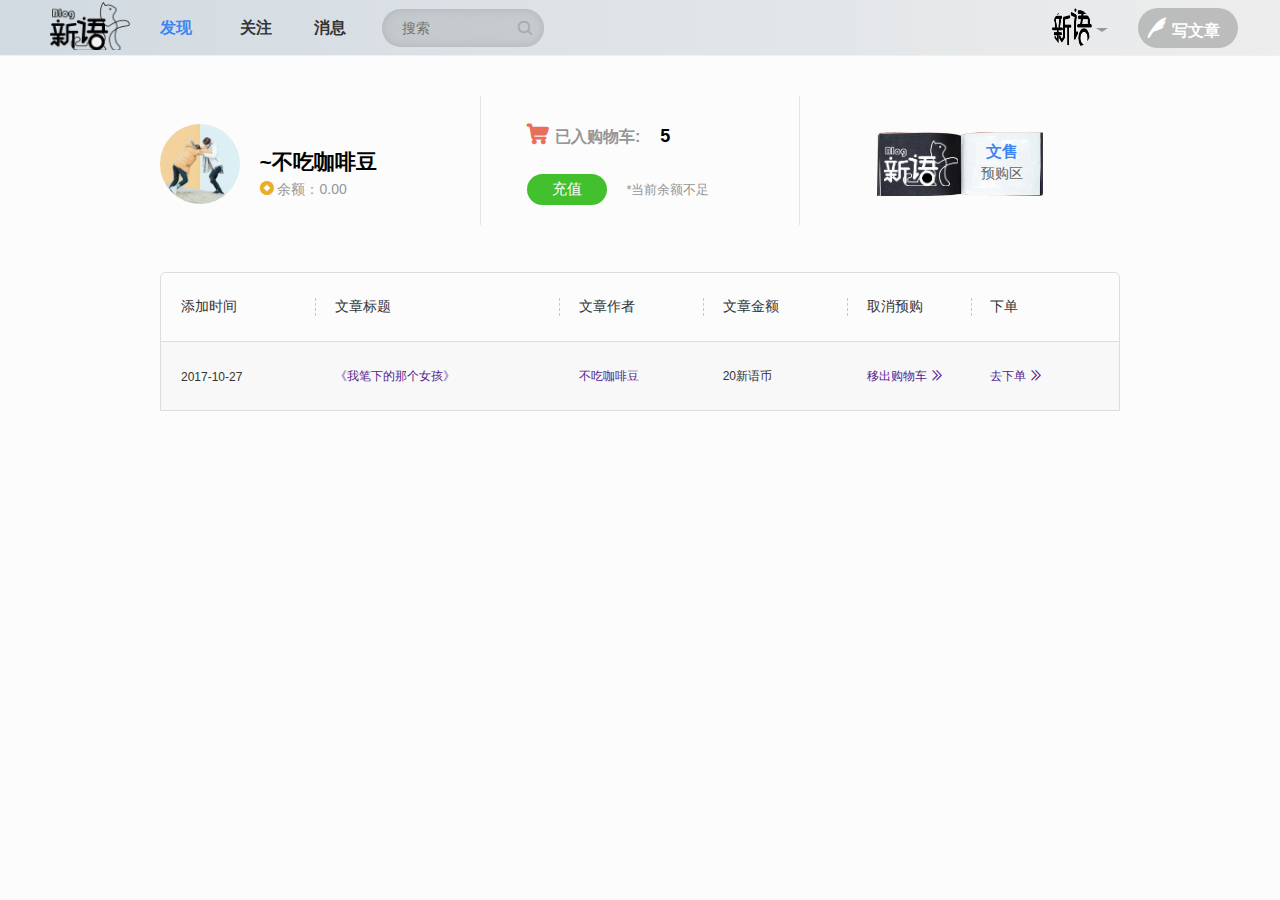
<file: shopcar.html>
<!DOCTYPE html>
<html lang="en">
<head>
	<meta charset="UTF-8">
	<title>购物车页</title>
	<link rel="stylesheet" href="css/shopcar.css">
	<link rel="stylesheet" href="iconfont/iconfont.css">
	<script src="js/jquery-3.2.1.js"></script>
	<script src="js/header.js"></script>
</head>
<body>
	<header class="head">
		<a href="index.html" class="logo"></a>
		<!-- 登录前样式 -->
		<div class="main">
			<a href="index.html" class="indexPage">首页</a>
			<div class="searchView">
				<input type="text" class="search" style="width:162px" placeholder="搜索">
				<button class="searBtn"><i class="iconfont icon-sousuo"></i></button>
			</div>
			<a href="register.html" class="register">注册</a>
			<a href="login.html" class="login">登录</a>
		</div>
		<!-- 登陆后 -->
		<div class="mainTwo">
			<a href="index.html" class="indexPageT">发现</a>
			<a href="index.html" class="indexPageG">关注</a>
			<a href="index.html" class="indexPageM">消息</a>
			<div class="searchView">
				<input type="text" class="search" style="width:162px" placeholder="搜索">
				<button class="searBtn"><i class="iconfont icon-sousuo"></i></button>
			</div>
			<div class="user">
				<a href="" class="userPhoto">
					<img src="img/xinyuBlog.png" alt="">
				</a>
				<ul class="userCon">
					<li>
						<a href="usercenter.html">
							<i class="iconfont icon-wodezhuyexuanzhong"></i><span>个人主页</span>
						</a>
					</li>
					<li>
						<a href="usercenter.html">
							<i class="iconfont icon-guanzhu1"></i>
							<span>我的关注</span>
						</a>
					</li>
					<li>
						<a href="shopcar.html">
							<i class="iconfont icon-gouwuche"></i><span>预购文章</span>
						</a>
					</li>
					<li>
						<a href="order.html">
							<i class="iconfont icon-dingdan"></i><span>文章订单</span>
						</a>
					</li>
					<li>
						<a href="account.html">
							<i class="iconfont icon-svg-"></i><span>我的账户</span>
						</a>
					</li>
					<li>
						<a href="changeInfo.html">
							<i class="iconfont icon-shezhi"></i><span>修改信息</span>
						</a>
					</li>
					<li>
						<a href="">
							<i class="iconfont icon-tuichu"></i><span>退出</span>
						</a>
					</li>
				</ul>
			</div>
		</div>
		<!-- 登陆后 -->
		<a href="write.html" class="write">
			<i class="iconfont icon-write"></i>
			<span>写文章</span>
		</a>
	</header>
	<section class="headPos"></section>
	<section class="orderView">
		<div class="orderTitle">
			<div class="orderLeft">
				<a href="usercenter.html" class="userHead"><img src="img/touxiang.jpg" alt=""></a>
				<div class="info">
					<a href="usercenter.html" class="userName">~不吃咖啡豆</a>
					<a href="" class="balancae"><i class="iconfont icon-woyaotouziqianbi"></i><span>余额：</span><span>0.00</span></a>
				</div>
			</div>
			<div class="orderMiddle">
				<div class="orderNum"><i class="iconfont icon-gouwuche"></i><span>已入购物车:</span><span>5</span></div>
				<div class="topay">
					<a href="" class="toPayBtn">充值</a>
					<span>*当前余额不足</span>
				</div>
			</div>
			<div class="orderRight">
				<div class="sellLogo">
					<div class="blogLogo"></div>
					<div class="sellTitle">
						<p>文售</p>
						<p class="orderP">预购区</p>
					</div>
				</div>
			</div>
		</div>
		<ul class="orderCon">
			<li id="orderConT">
				<div class="orderTime">添加时间</div>
				<div class="artName">文章标题</div>
				<div class="artWriter">文章作者</div>
				<div class="orderPrice">文章金额</div>
				<div class="orderCancel">取消预购</div>
				<div class="operation">下单</div>
			</li>
			<li>
				<div class="orderTime">2017-10-27</div>
				<div class="artName"><a href="">《我笔下的那个女孩》</a></div>
				<div class="artWriter"><a href="">不吃咖啡豆</a></div>
				<div class="orderPrice"><span>20</span><span>新语币</span></div>
				<div class="orderCancel"><a href="">移出购物车<i class="iconfont icon-chakangengduojiantou"></i></a></div>
				<div class="operation"><a href="">去下单<i class="iconfont icon-chakangengduojiantou"></i></a></div>
			</li>
		</ul>
	</section>
</body>
</html>
</file>
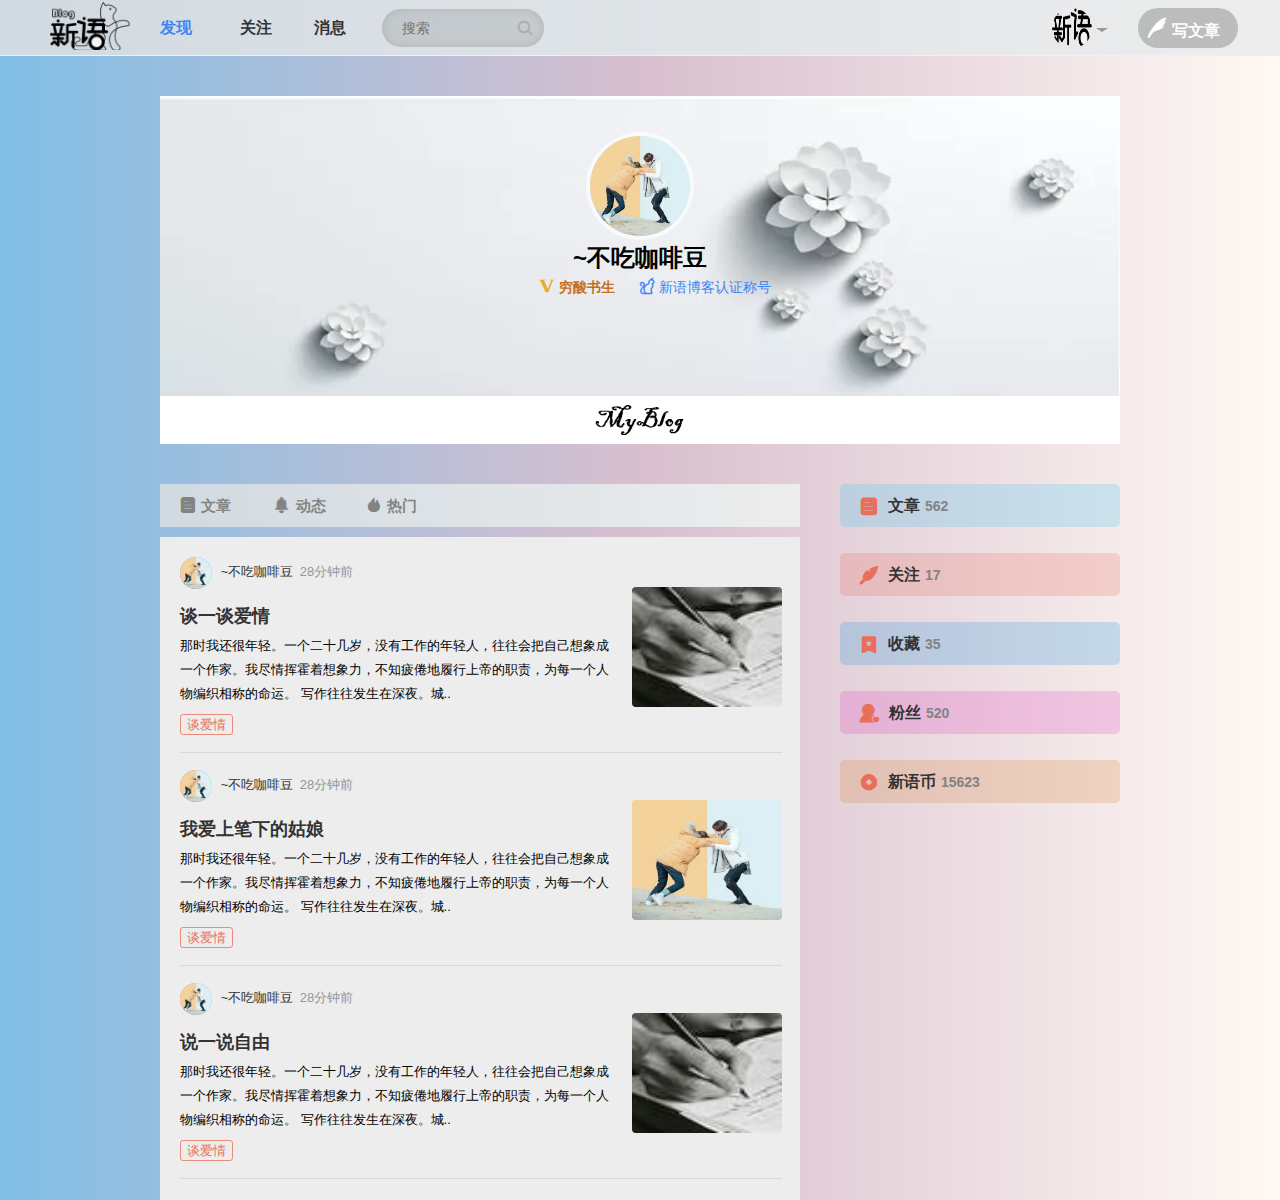
<file: usercenter.html>
<!DOCTYPE html>
<html lang="en">
<head>
	<meta charset="UTF-8">
	<title>个人主页</title>
	<link rel="stylesheet" href="css/usercenter.css">
	<link rel="stylesheet" href="iconfont/iconfont.css">
	<script src="js/jquery-3.2.1.js"></script>
	<script src="js/header.js"></script>
</head>
<body>
	<header class="head">
		<a href="index.html" class="logo"></a>
		<!-- 登录前样式 -->
		<div class="main">
			<a href="index.html" class="indexPage">首页</a>
			<div class="searchView">
				<input type="text" class="search" style="width:162px" placeholder="搜索">
				<button class="searBtn"><i class="iconfont icon-sousuo"></i></button>
			</div>
			<a href="register.html" class="register">注册</a>
			<a href="login.html" class="login">登录</a>
		</div>
		<!-- 登陆后 -->
		<div class="mainTwo">
			<a href="index.html" class="indexPageT">发现</a>
			<a href="index.html" class="indexPageG">关注</a>
			<a href="index.html" class="indexPageM">消息</a>
			<div class="searchView">
				<input type="text" class="search" style="width:162px" placeholder="搜索">
				<button class="searBtn"><i class="iconfont icon-sousuo"></i></button>
			</div>
			<div class="user">
				<a href="" class="userPhoto">
					<img src="img/xinyuBlog.png" alt="">
				</a>
				<ul class="userCon">
					<li>
						<a href="usercenter.html">
							<i class="iconfont icon-wodezhuyexuanzhong"></i><span>个人主页</span>
						</a>
					</li>
					<li>
						<a href="usercenter.html">
							<i class="iconfont icon-guanzhu1"></i>
							<span>我的关注</span>
						</a>
					</li>
					<li>
						<a href="shopcar.html">
							<i class="iconfont icon-gouwuche"></i><span>预购文章</span>
						</a>
					</li>
					<li>
						<a href="order.html">
							<i class="iconfont icon-dingdan"></i><span>文章订单</span>
						</a>
					</li>
					<li>
						<a href="account.html">
							<i class="iconfont icon-svg-"></i><span>我的账户</span>
						</a>
					</li>
					<li>
						<a href="changeInfo.html">
							<i class="iconfont icon-shezhi"></i><span>修改信息</span>
						</a>
					</li>
					<li>
						<a href="">
							<i class="iconfont icon-tuichu"></i><span>退出</span>
						</a>
					</li>
				</ul>
			</div>
		</div>
		<!-- 登陆后 -->
		<a href="write.html" class="write">
			<i class="iconfont icon-write"></i>
			<span>写文章</span>
		</a>
	</header>
	<section class="headPos"></section>
	<!-- 个人中心Title -->
	<section class="userTop">
		<div class="userTopCon">
			<div class="userHead">
				<img src="img/touxiang.jpg" alt="">
			</div>
			<h3 class="userName">~不吃咖啡豆</h3>
			<p class="userLevel">
				<i class="iconfont icon-dengji"></i>
				<span class="levelName">穷酸书生</span>
				<i class="iconfont icon-cat"></i>
				<span class="blogRz">新语博客认证称号</span>
			</p>
		</div>
	</section>
	<section class="myBlog">
		<div class="myBlogImg"></div>
	</section>
	<!-- 个人中心主体 -->
	<section class="uesrView">
		<div class="userBodyL">
			<div class="conIndex">
				<ul class="conIndexL">
					<li>
						<a href=""><i class="iconfont icon-wenzhang1"></i><span>文章</span></a>
						<div class="hoverLine"></div>
					</li>
					<li>
						<a href=""><i class="iconfont icon-dongtai"></i><span>动态</span></a>
						<div class="hoverLine"></div>
					</li>
					<li>
						<a href=""><i class="iconfont icon-hot"></i><span>热门</span></a>
						<div class="hoverLine"></div>
					</li>
				</ul>
			</div>
			<ul class="article">
				<li class="artFloor">
					<a href="" class="artImg"><img src="img/hotTopic.jpg" alt=""></a>
					<div class="artContent">
						<div class="author">
							<a href="" class="authorP"><img src="img/touxiang.jpg" alt=""></a>
							<div class="authorName">
								<a href="" class="">~不吃咖啡豆</a>
								<span class="time">28分钟前</span>
							</div>
						</div>
						<a href="content.html" class="title">谈一谈爱情</a>
						<p class="content">
      						那时我还很年轻。一个二十几岁，没有工作的年轻人，往往会把自己想象成一个作家。我尽情挥霍着想象力，不知疲倦地履行上帝的职责，为每一个人物编织相称的命运。 写作往往发生在深夜。城..
 						</p>
 						<div class="artBottom">
 							<a href="" class="artCate">谈爱情</a>
 						</div>
					</div>
				</li>
				<li class="artFloor">
					<a href="" class="artImg"><img src="img/touxiang.jpg" alt=""></a>
					<div class="artContent">
						<div class="author">
							<a href="" class="authorP"><img src="img/touxiang.jpg" alt=""></a>
							<div class="authorName">
								<a href="" class="">~不吃咖啡豆</a>
								<span class="time">28分钟前</span>
							</div>
						</div>
						<a href="content.html" class="title">我爱上笔下的姑娘</a>
						<p class="content">
      						那时我还很年轻。一个二十几岁，没有工作的年轻人，往往会把自己想象成一个作家。我尽情挥霍着想象力，不知疲倦地履行上帝的职责，为每一个人物编织相称的命运。 写作往往发生在深夜。城..
 						</p>
 						<div class="artBottom">
 							<a href="" class="artCate">谈爱情</a>
 						</div>
					</div>
				</li>
				<li class="artFloor">
					<a href="" class="artImg"><img src="img/hotTopic.jpg" alt=""></a>
					<div class="artContent">
						<div class="author">
							<a href="" class="authorP"><img src="img/touxiang.jpg" alt=""></a>
							<div class="authorName">
								<a href="" class="">~不吃咖啡豆</a>
								<span class="time">28分钟前</span>
							</div>
						</div>
						<a href="content.html" class="title">说一说自由</a>
						<p class="content">
      						那时我还很年轻。一个二十几岁，没有工作的年轻人，往往会把自己想象成一个作家。我尽情挥霍着想象力，不知疲倦地履行上帝的职责，为每一个人物编织相称的命运。 写作往往发生在深夜。城..
 						</p>
 						<div class="artBottom">
 							<a href="" class="artCate">谈爱情</a>
 						</div>
					</div>
				</li>
			</ul>
		</div>
		<div class="userBodyR">
			<ul class="elseIndex">
				<li>
					<a href="">
						<i class="iconfont icon-wenzhang1"></i>
						<span>文章</span>
						<span class="num">562</span>
					</a>
				</li>
				<li>
					<a href="">
						<i class="iconfont icon-zuozhe"></i>
						<span>关注</span>
						<span class="num">17</span>
					</a>
				</li>
				<li>
					<a href="">
						<i class="iconfont icon-shoucang1"></i>
						<span>收藏</span>
						<span class="num">35</span>
					</a>
				</li>
				<li>
					<a href="">
						<i class="iconfont icon-ziyuan"></i>
						<span>粉丝</span>
						<span class="num">520</span>
					</a>
				</li>
				<li>
					<a href="">
						<i class="iconfont icon-woyaotouziqianbi"></i>
						<span>新语币</span>
						<span class="num">15623</span>
					</a>
				</li>
			</ul>
		</div>
	</section>
</body>
</html>
</file>
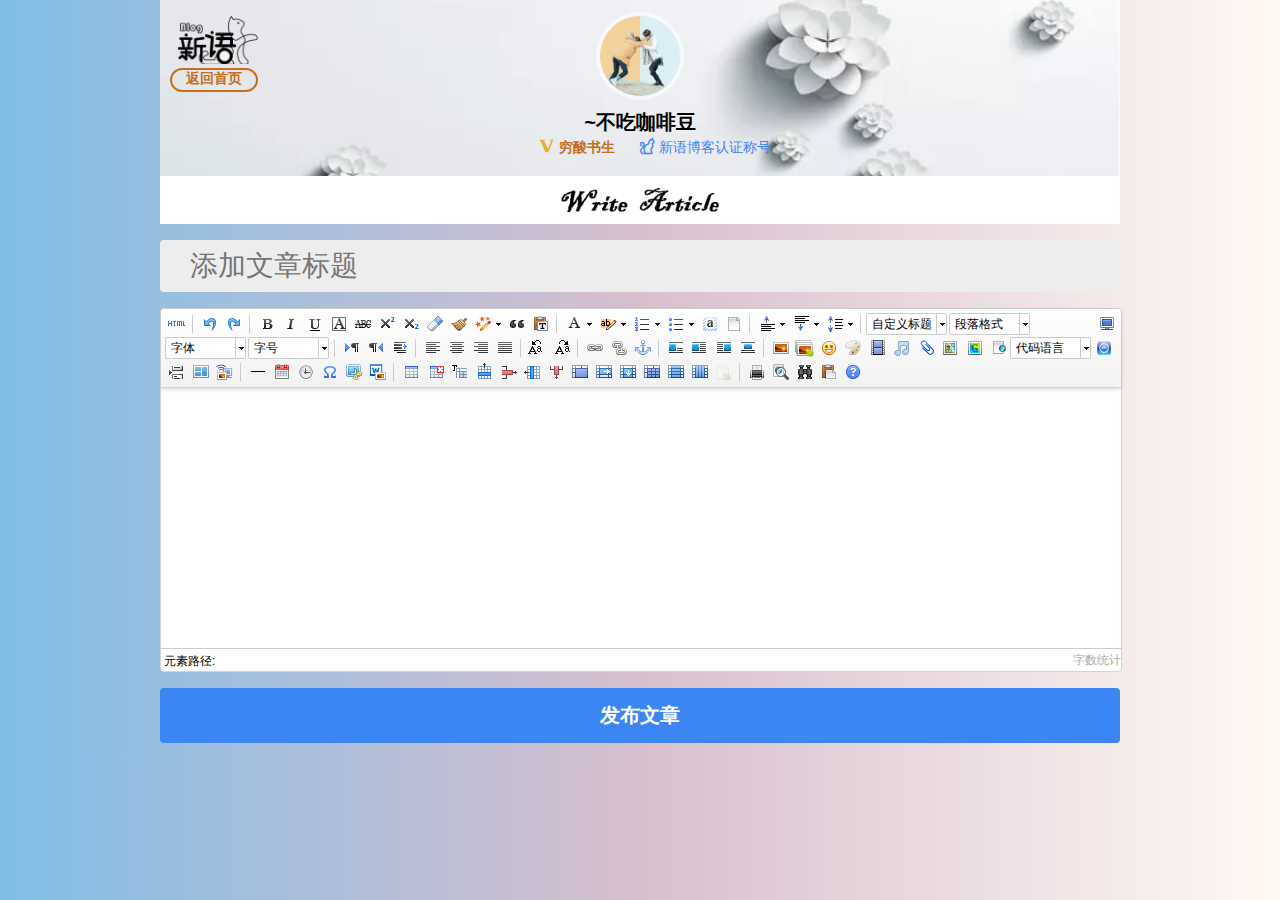
<file: write.html>
<!DOCTYPE html>
<html lang="en">
<head>
	<meta charset="UTF-8">
	<title>写文章页面</title>
	<link rel="stylesheet" href="css/write.css">
	<link rel="stylesheet" href="iconfont/iconfont.css">
	<script src="js/jquery-3.2.1.js"></script>
	<script src="js/header.js"></script>
	<script src="editor/ueditor.config.js"></script>
	<script src="editor/ueditor.all.min.js"></script>
	<script src="editor/lang/zh-cn/zh-cn.js"></script>
</head>
<body>
	<section class="writeTop">
		<a href="index.html" class="indexLogo"><p>返回首页</p></a>
		<div class="writeTopCon">
			<div class="indexHead">
				<img src="img/touxiang.jpg" alt="">
			</div>
			<h3 class="userName">~不吃咖啡豆</h3>
			<p class="userLevel">
				<i class="iconfont icon-dengji"></i>
				<span class="levelName">穷酸书生</span>
				<i class="iconfont icon-cat"></i>
				<span class="blogRz">新语博客认证称号</span>
			</p>
		</div>
	</section>
	<section class="writePage">
		<div class="writeImg"></div>
	</section>
	<section class="writeView">
		<form action="" method="post">
			<input type="text" class="title" placeholder="添加文章标题">
			<script id="editor" type="text/plain" style="width:100%;height:260px;margin-bottom:16px" name="scon";></script>
			<input type="submit" value="发布文章" class="publish">
		</form>
	</section>
</body>
<script>
	 var ue = UE.getEditor('editor');
</script>
</html>
</file>
<file: css/index.css>
/*
* @Author: YaYu
* @Date:   2017-10-22 10:34:52
* @Last Modified by:   YaYu
* @Last Modified time: 2017-10-27 09:37:44
*/
body{
	background: #fcfcfc;
}
/* 首页banner */
.bannerView{
	width: 960px;
	height: 358px;
	margin: 0 auto;
	background: #fff;
}
.shutter {
  overflow: hidden;
  width: 960px;
  height: 358px;
  position: relative;
  margin: 0 auto;
}
.shutter-img {
  z-index: 1;
}
.shutter-img,.shutter-img a {
  position: absolute;
  left: 0;
  top: 0;
  width: 100%;
  height: 100%;
}
.shutter-img a {
  cursor: default;
}
.shutter-img a > img {
  width: 100%;
  height: 100%;
}
.shutter-img .created {
  overflow: hidden;
  position: absolute;
  z-index: 20;
}
.shutter-btn li {
  position: absolute;
  z-index: 2;
  top: 50%;
  width: 50px;
  height: 50px;
  margin-top: -25px;
  cursor: pointer;
}
.shutter-btn>.prev {
  left: 20px;
  background: rgba(209, 218, 215, 0.5);
  border-radius: 50%;
}
.shutter-btn>.next {
  right: 20px;
  background: rgba(209, 218, 215, 0.5);
  border-radius: 50%;
}
.prev>.iconfont{
	padding-left: 10px;
	text-align: center;
	line-height: 50px;
	font-size: 24px;
	color: #ffffff;
}
.next>.iconfont{
	padding-left: 16px;
	text-align: center;
	line-height: 50px;
	font-size: 24px;
	color: #ffffff;
}
.shutter-desc {
  position: absolute;
  z-index: 2;
  left: 0;
  bottom: 0;
  width: 100%;
  height: 36px;
  background-image: linear-gradient(90deg,rgba(192, 102, 169, 0.5),rgba(68, 190, 192, 0.5));
}
.shutter-desc p {
  	padding-left: 20px;
  	line-height: 36px;
  	color: #fff;
  	font-size: 14px;
}
/* 首页主体 */
.indexBody{
	width: 960px;
	height: auto;
	margin: 0 auto;
}
.bodyLeft{
	float: left;
	width: 640px;
	height: auto;
	padding-top: 40px;
	/* background: red; */
}
.hotTopic{
	width: 640px;
	height: auto;
	margin-bottom: 20px;
}
.hotTopicL{
	display: inline-block;
	margin: 0 18px 18px 0;
    min-height: 32px;
    color: #333;
    background-image: linear-gradient(90deg,#d1dae1,#ededed);
    border-radius: 4px;
    vertical-align: top;
    overflow: hidden;
    cursor: pointer;
}
.hotTopicL:hover{
	background-image: linear-gradient(90deg,#c066a9,#44bec0);
	color: #ffffff;
}
.hotTopicL>img{
	display: inline-block;
	width: 32px;
	height: 32px;
	background: #44bec0;
	vertical-align: middle;
	border: none;
}
.hotTopName{
	display: inline-block;
    padding: 0 11px 0 6px;
    font-size: 14px;
    line-height: 14px;
}
.hotTopicM{
	display: inline-block;
	height: 32px;
	border-radius: 4px;
    font-size: 14px;
    line-height: 32px;
    padding: 0 10px 0;
    color: #787878;
    background-image: linear-gradient(90deg,#d1dae1,#ededed);
}
.hotTopicM:hover{
	background: #44bec0;
	color: #fff;
}
.topicLine{
	width: 640px;
	height: 1px;
	background-image: linear-gradient(90deg,#c066a9,#44bec0);
	margin-bottom: 15px;
}
/* 首页文章楼层 */
.artFloor{
	min-height: 140px;
    width: 100%;
    margin: 0 0 17px;
    padding: 0 2px 17px 0;
    border-bottom: 1px solid #d1dae1;
    word-wrap: break-word;
    position: relative;
}
.artImg{
	position: absolute;
    top: 50%;
    margin-top: -68px;
    right: 0;
    width: 150px;
    height: 120px;
    border-radius: 4px;
}
.artImg>img{
	width: 100%;
	height: 100%;
	border-radius: 4px;
}
.artContent{
	padding-right: 160px;
}
.author{
	margin-bottom: 14px;
    font-size: 13px;
}
.authorP{
	display: inline-block;
	width: 32px;
    height: 32px;
    border-radius: 50%;
    cursor: pointer;
    margin-right: 5px;
    background-image: linear-gradient(90deg,#c066a9,#44bec0);
}
.authorP>img{
	width: 32px;
    height: 32px;
    border-radius: 50%;
    vertical-align: middle;
}
.authorName{
	display: inline-block;
}
.authorName>a{
	color: #333333;
}
.authorName>.time{
	padding-left: 3px;
	color: #969696;
}
.title{
    display: block;
    font-size: 18px;
    line-height: 18px;
    font-weight: 700;
    line-height: 1.5;
	margin-bottom: 4px;
	color: #333;
}
.title:hover{
	text-decoration: underline;
}
.content{
	margin-bottom:  8px;
    font-size: 13px;
    line-height: 24px;
}
.artCate{
	display: inline-block;
    padding: 3px 6px;
    max-width: 200px;
    vertical-align: middle;
    font-size: 13px;
    line-height: 13px;
    color: #ea6f5a;
    border: 1px solid rgba(236,97,73,0.7);
    border-radius: 3px;
    margin-right: 10px;
    cursor: pointer;
}
/* 阅读更多按钮 */
.readMore{
	width: 100%;
    height: 40px;
    margin: 30px auto 60px;
    padding: 10px 15px;
    text-align: center;
    font-size: 16px;
    font-weight: 700;
    border-radius: 20px;
    color: #333333;
    background-color: #a5a5a5;
    display: block;
    box-sizing: border-box;
}
.readMore:hover{
	background-image: linear-gradient(90deg,#c066a9,#44bec0);
	color: #fff;
}
/* 主页右侧分类展示 */
.bodyRight{
	width: 280px;
	height: auto;
	padding-top: 40px;
	padding-left: 40px;
	float: left;
}
.cateT{
	width: 100%;
	margin-bottom: 24px;
	font-size: 24px;
}
.cateT>span{
	color: #3c86f3;
	line-height: 30px;
}
.cateT>.iconfont{
	vertical-align: middle;
	font-size: 30px;
	color: #3c86f3;
	line-height: 30px;
}
.cateLists>li{
	width: 100%;
	height: 50px;
	background-image: linear-gradient(90deg,rgba(192, 102, 169, 0.5),rgba(68, 190, 192, 0.5));
	margin-bottom: 10px;
	border-radius: 5px;
}
.cateLists>li:nth-child(1){
	background: rgba(190, 52, 144, 0.5);
}
.cateLists>li:nth-child(2){
	background: rgba(214, 122, 156, 0.5);
}
.cateLists>li:nth-child(3){
	background: rgba(160, 160, 160, 0.5);
}
.cateLists>li:nth-child(4){
	background: rgba(85, 202, 199, 0.5);
}
.cateLists>li:nth-child(5){
	background: rgba(44, 143, 78, 0.5);
}
.cateLists>li:nth-child(6){
	background: rgba(33, 82, 145, 0.5);
}
.cateLists>li:nth-child(7){
	background: rgba(33, 82, 145, 0.8);
}
.cateLists>li>a{
	display: block;
	box-sizing: border-box;
	width: 100%;
	height: 100%;
	font-size: 18px;
	font-weight: 560;
	line-height: 50px;
	color: #fff;
	line-height: 50px;
	padding-left: 20px;
}
.cateLists>li>a>.iconfont{
	font-size: 18px;
	padding-right: 16px;
}
.cateLists>li>a>span{
	float: right;
	margin-right: 154px;
}
.cateLists>li>a>.lastSpan{
	margin-right: 170px;
}
</file>
<file: css/header.css>
/*
* @Author: YaYu
* @Date:   2017-10-23 10:40:17
* @Last Modified by:   YaYu
* @Last Modified time: 2017-10-29 00:47:38
*/
*{
	margin: 0;
	padding: 0;
	list-style: none;
	text-decoration: none;
	font-family: "微软雅黑","黑体","宋体",sans-serif;
}
/*未登录头部 */
.head{
	width: 100%;
	height: 55px;
	background-image: linear-gradient(90deg,#d1dae1,#ededed);
	position: fixed;
	top: 0;
	left: 0;
	border-bottom: 1px solid #f0f0f0;
	z-index: 999;
}
.logo{
	width: 80px;
	height: 48px;
	background: url("../img/blogLogo.png") no-repeat center/cover;
	float: left;
	margin-left: 50px;
	margin-top: 2px;
}
.main{
	width: 960px;
	height: 100%;
	float: left;
    position: absolute;
    left: 0;
    right: 0;
    margin-right: auto;
    margin-left: auto;
    display: none;
}
.indexPage{
	display: block;
	height: 26px;
	padding: 15px 0;
	font-size: 16px;
	font-weight: bold;
	line-height: 26px;
	color: #3c86f3;
	float: left;
	margin-right: 40px;
}
.searchView{
	float: left;
	width: 162px;
	margin-top: 9px;
	height: 46px;
	position: relative;
}
.search{
	float: left;
	width: 162px;
	height: 38px;
	border: none;
	outline: none;
	border-radius: 50px;
    width: 450px;
    background: rgba(0,0,0,0.1);
    box-sizing: border-box;
    padding: 12px 20px;
    font-size: 14px;
    color: #acacac;
    box-shadow: 0 0 10px 0 #b4b5b5 inset;
}
.searBtn{
	width: 30px;
	height: 30px;
	border: none;
	border-radius: 50%;
	background:  rgba(0,0,0,0);
	position: absolute;
	top: 4px;
	right: 4px;
}
.searBtn>.iconfont{
	font-size: 16px;
	font-weight: bold;
	color: #acacac;
}
.login{
	float: right;
	width: 78px;
	height: 36px;
	font-size: 16px;
	font-weight: 700;
	line-height: 36px;
	color: #969696;
	text-align: center;
	margin-top: 12px;
	margin-right: 15px;
	border-radius: 20px;
}
.login:hover{
	background-image: linear-gradient(90deg,#c066a9,#44bec0);
	color: #fff;
}
.register{
	float: right;
	width: 78px;
	height: 36px;
	border: 1px solid #89898a;
	border-radius: 20px;
	font-size: 16px;
	font-weight: bold;
	line-height: 36px;
	color: #3c86f3;
	text-align: center;
	margin-top: 10px;
}
.register:hover{
	background-image: linear-gradient(90deg,#c066a9,#44bec0);
	color: #fff;
}
/* 登录后样式 */
.mainTwo{
	width: 960px;
	height: 100%;
	float: left;
	/* background: #fff; */
    padding-left: 15px;
    padding-right: 15px;
    position: absolute;
    left: 0;
    right: 0;
    margin-right: auto;
    margin-left: auto;
    /* display: none; */
}
.indexPageT,.indexPageG,.indexPageM{
	display: block;
	width: 64px;
	height: 26px;
	padding: 15px 0;
	font-size: 16px;
	font-weight: bold;
	line-height: 26px;
	float: left;
}
.indexPageT{
	color: #3c86f3;
}
.indexPageG,.indexPageM{
	text-align: center;
	color: #333333;
}
.indexPageG{
	margin-right: 10px;
}
.indexPageM{
	margin-right: 20px;
}
.indexPageG:hover{
	background: rgba(54, 134, 255, 0.3);
}
.indexPageM:hover{
	background: rgba(54, 134, 255, 0.3);
}
.user{
	width: 88px;
	height: 55px;
	float: right;
	position: relative;
}
.user:hover{
	background: rgba(54, 134, 255, 0.3);
}
.user:hover .userCon{
	display: block;
}
.userPhoto{
	display: block;
	width: 40px;
	height: 40px;
	border-radius: 50%;
	margin-top: 8px;
	margin-left: 20px;
}
.userPhoto>img{
	display: block;
	width: 40px;
	height: 40px;
	border-radius: 50%;
}
.userPhoto::after{
	display: block;
	content: "";
	width: 0;
	height: 0;
	border: 6px solid rgba(153, 153, 153, 0);
	border-top: 4px solid rgba(153, 153, 153, 1);
	margin-top: -20px;
	margin-left: 44px;
}
.userCon{
	width: 160px;
	height: 368px;
	position: absolute;
	top: 55px;
	left: 0;
	background: #ededed;
	box-sizing: border-box;
	padding: 9px 0;
	display: none;
	z-index: 99;
}
.userCon>li{
	line-height: 14px;
}
.userCon>li:hover{
	background: rgba(54, 134, 255, 0.3);
}
.userCon>li>a{
	padding: 10px 20px;
	display: block;
	font-size: 14px;
    line-height: 30px;
    color: #333333;
}
.userCon>li>a>.iconfont{
	font-size: 18px;
	color: #ea6f5a;
	margin-right: 12px;
	margin-left: 6px;
}
.userCon>li>a>span{
	font-weight: 700;
}
/* 登录后样式 */
.write{
	float: right;
	width: 100px;
	height: 40px;
	border-radius: 20px;
	background: rgba(0,0,0,0.2);
	margin-right: 42px;
	font-size: 16px;
	line-height: 40px;
	color: #fff;
	font-weight: bold;
	margin-top: 8px;
}
.write>.iconfont{
	font-size: 22px;
	margin-left: 8px;
}
.write:hover{
	background-image: linear-gradient(90deg,#c066a9,#44bec0);
}
.headPos{
	width: 100%;
	height: 56px;
}
/* 头部固定栏结束 */
</file>
<file: iconfont/iconfont.css>
@font-face {font-family: "iconfont";
  src: url('iconfont.eot?t=1509273425122'); /* IE9*/
  src: url('iconfont.eot?t=1509273425122#iefix') format('embedded-opentype'), /* IE6-IE8 */
  url('[data-uri]') format('woff'),
  url('iconfont.ttf?t=1509273425122') format('truetype'), /* chrome, firefox, opera, Safari, Android, iOS 4.2+*/
  url('iconfont.svg?t=1509273425122#iconfont') format('svg'); /* iOS 4.1- */
}

.iconfont {
  font-family:"iconfont" !important;
  font-size:16px;
  font-style:normal;
  -webkit-font-smoothing: antialiased;
  -moz-osx-font-smoothing: grayscale;
}

.icon-gouwuche:before { content: "\e602"; }

.icon-shijieditu:before { content: "\ec61"; }

.icon-daiyanshou:before { content: "\e607"; }

.icon-zhuanti:before { content: "\e605"; }

.icon-youfanye:before { content: "\e642"; }

.icon-dengji:before { content: "\e668"; }

.icon-meishi:before { content: "\e634"; }

.icon-xiugaimima:before { content: "\e636"; }

.icon-woyaotouziqianbi:before { content: "\e657"; }

.icon-dingdan:before { content: "\e62a"; }

.icon-wenzhang1:before { content: "\e769"; }

.icon-hot:before { content: "\e603"; }

.icon-lvyou:before { content: "\e60c"; }

.icon-gerenziliao:before { content: "\e692"; }

.icon-wenzhang:before { content: "\e608"; }

.icon-write:before { content: "\e617"; }

.icon-shezhi:before { content: "\e619"; }

.icon-jichushezhi:before { content: "\e630"; }

.icon-zuozhe:before { content: "\e669"; }

.icon-jia:before { content: "\e6a1"; }

.icon-qita:before { content: "\e629"; }

.icon-tuichu:before { content: "\e624"; }

.icon-guanzhu1:before { content: "\e662"; }

.icon-sousuo:before { content: "\e638"; }

.icon-book-copy-copy-copy-copy:before { content: "\e600"; }

.icon-quanbusuoyou:before { content: "\e684"; }

.icon-shangye:before { content: "\e655"; }

.icon-shoucang1:before { content: "\e62e"; }

.icon-cat:before { content: "\e60a"; }

.icon-svg-:before { content: "\e618"; }

.icon-interest-active:before { content: "\e601"; }

.icon-daizhifu:before { content: "\e690"; }

.icon-huifu:before { content: "\e609"; }

.icon-ziyuan:before { content: "\e691"; }

.icon-remen:before { content: "\e8a8"; }

.icon-chakangengduojiantou:before { content: "\e635"; }

.icon-yizhifu1:before { content: "\e606"; }

.icon-yule:before { content: "\e65f"; }

.icon-wodezhuyexuanzhong:before { content: "\e604"; }

.icon-dongtai:before { content: "\e649"; }

.icon-jia1:before { content: "\e658"; }

.icon-shoucang:before { content: "\e6b0"; }

.icon-dianzan:before { content: "\e60b"; }

.icon-keji:before { content: "\e62d"; }
</file>
<file: css/account.css>
/*
* @Author: YaYu
* @Date:   2017-10-30 09:41:51
* @Last Modified by:   YaYu
* @Last Modified time: 2017-10-30 16:58:44
*/
@import "header.css";
body{
	background: #fcfcfc;
}
.titleView{
	width: 960px;
	height: 124px;
	background-image: linear-gradient(90deg,#d1dae1,#ededed);
	margin: 0 auto;
}
.titlePhoto{
	width: 260px;
	height: 102px;
	padding-top: 22px;
	margin: 0 auto;	
	background: #d1dae1;
	background-image: linear-gradient(90deg,#dbe1e5,#e3e6e9);
	position: relative;
}
.titleImg{
	width: 260px;
	height: 102px;
	padding-top: 22px;
	background: #d1dae1;
	background-image: linear-gradient(90deg,#dbe1e5,#e3e6e9);
	position: absolute;
	top: 0;
	left: 0;
	z-index: 9;
	transition: all 0.5s;
}
.titleImg:hover{
	height: 110px;
}
.titleImg>a{
	display: block;
	width: 80px;
	height: 80px;
	box-shadow: 0px 0px 4px 1px #ad506c;
	border-radius: 50%;
	margin: 0 auto;
}
.titleImg>a>img{
	width: 100%;
	height: 100%;
	border-radius: 50%;
}
.titleInfo{
	width: 260px;
	height: 140px;
	background-image: linear-gradient(90deg,#d1dae1,#ededed);
	position: absolute;
	bottom: 0px;
	left: 0;
	padding-top: 30px;
	opacity: 0;
}
.userName{
	text-align: center;
	font-size: 20px;
	line-height: 24px;
	margin-bottom: 8px;
}
.userLevel{
	text-align: center;
	font-size: 14px;
}
.userLevel>.icon-dengji{
	font-size: 16px;
	color: #eaad2a;
}
.levelName{
	font-weight: 700;
	color: #c6701d;
}
.userLevel>.icon-cat{
	font-size: 16px;
	color: #3c86f3;
	font-weight: 700;
	margin-left: 20px;
}
.blogRz{
	color: #3c86f3;
}
.surplus{
	margin-top: 30px;
    font-size: 16px;
    line-height: 14px;
    color: #969696;
	text-align: center;
}
.surplus>.iconfont{
	font-size: 20px;
	color: #eaad2a;
	margin-right: 2px;
}
/* 财富概况 */
.moneyView{
	width: 960px;
	margin: 0 auto;
	padding: 20px 0 10px;
	border-bottom: 1px solid #d1dae1;
	font-size: 18px;
	font-weight: 500;
}
.moneyArea{
	width: 960px;
	margin: 0 auto;
	padding: 34px 0 0;
	overflow: hidden;
	background: #F4F5FC;
}
.moneyL,.moneyM,.moneyR{
	width: 320px;
	height: 320px;
	float: left;
}
.allMoney{
	text-align: center;
	font-size: 16px;
}
.allMoney>span{
	color: #eaad2a;
	margin-left: 10px;
}
.allCircleB{
	width: 160px;
	height: 160px;
	background: #333;
	border-radius: 50%;
	margin: 52px auto;
	position: relative;
	overflow: hidden;
}
.allCircleS{
	width: 130px;
	height: 130px;
	font-size: 20px;
	color: #fff;
	text-align: center;
	background: #66757d;
	border-radius: 50%;
	position: absolute;
	top: 0;
	bottom: 0;
	left: 0;
	right: 0;
	margin: auto;
	z-index: 9;
	box-sizing: border-box;
	padding-top: 26px;
}
.allCircleS>P:first-child{
	font-size: 20px;
	font-weight: 700;
	color: #04bfbf;
}
.allCircleS>P:nth-child(2){
	font-size: 22px;
	font-weight: 700;
	color: #eaad2a;
}
.allCircleS>P:nth-child(3){
	font-size: 16px;
	font-weight: 600;
	color: #fff;
}
.shapO,.shapT,.shapF,.shapS{
	width: 80px;
	height: 80px;
	position: absolute;
}
.shapO{
	background: #a9cf54;
	left: 0;
	top: 0;
}
.shapT{
	background: #f7e967;
	right: 0;
	top: 0;
}
.shapF{
	background: #04bfbf;
	left: 0;
	bottom: 0;
}
.shapS{
	background: #04bfbf;
	right: 0;
	bottom: 0;
}
.blogBuy{
	width: 228px;
    height: 86px;
    background: #ffffff;
    padding: 30px 0;
    margin: 50px auto 40px;
}
.blogBuy>h3{
	text-align: center;
	font-size: 20px;
	margin-bottom: 20px;
}
.blogBuy>a{
	display: block;
	text-align: center;
	font-size: 16px;
	color: #42c02e;
}
.seePage{
	display: block;
	width: 73px;
    height: 30px;
    font-size: 12px;
    line-height: 30px;
    border-radius: 2px;
    background-color: #0ae;
    color: #ffffff;
    margin: 0 auto;
    text-align: center;
}
.hint{
	text-align: center;
	font-size: 16px;
}
.hint>span{
	font-size: 16px;
	color: #ea6f5a;
}
.rechaarge{
	display: block;
	padding: 6px 0;
    width: 120px;
    border-radius: 40px;
    text-align: center;
    font-size: 20px;
    color: #fff;
    background-color: #42c02e;
    margin: 60px auto 30px;
}
.elseHint{
	font-size: 13px;
    color: #969696;
   	padding-left: 84px;
}
</file>
<file: css/category.css>
/*
* @Author: YaYu
* @Date:   2017-10-25 16:06:58
* @Last Modified by:   YaYu
* @Last Modified time: 2017-10-26 18:01:34
*/
@import "header.css";
body{
	background: #fcfcfc;
}
/* 分类头部 */
.cateTitle{
	width: 960px;
	height: 150px;
	background-image: linear-gradient(90deg,rgba(192, 102, 169, 0.5),rgba(68, 190, 192, 0.5));
	text-align: center;
	margin: 0 auto;
	box-shadow: 0 4px 20px 0px rgba(68, 190, 192, 0.5);
	overflow: hidden;
	position: relative;
}
.cateTitle>h3{
	font-size: 38px;
	color: #000;
	margin-top: 48px;
}
.whiteLogo{
	width: 120px;
	height: 74px;
	background: url('../img/whiteBlog.png') no-repeat center/cover;
	position: absolute;
	top: 36px;
	left: 280px;
}
.topicView{
	width: 960px;
	padding-top: 40px;
	height: auto;
	margin: 0 auto;
}
.topicList{
	width: 960px;
	height: auto;
	display: flex;
	flex-wrap: wrap;
	justify-content: space-between;
}
.topic{
	width: 220px;
	height: 220px;
	border-radius: 10px;
	margin-bottom: 24px;
	position: relative;
	overflow: hidden;
	transition: all 0.5s;
}
.topicA{
	position: absolute;
	top: 0;
	left: 0;
	width: 100%;
	height: 100%;
	border-radius: 10px;
	z-index: 9;
}
.circleTitle{
	width: 130px;
	height: 130px;
	border-radius: 50%;
	background: rgba(81, 81, 81, 0.8);
	position: absolute;
	top: -54px;
	left: -54px;
	box-sizing: border-box;
	padding-left: 64px;
	padding-top: 66px;
	color: #e1e1e1;
	font-size: 18px;
	font-weight: 600;
	box-shadow: 0 0 20px 0 #fff;
	transform: rotate(15deg);
	transition: all 0.5s;
	z-index: 3;
}
.topic:hover{
	box-shadow: 0 4px 12px 2px #747575;
	transform: translateY(-2px);
}
.topic:hover .circleTitle{
	box-shadow: 0 50px 200px 50px #fff;
	opacity: 0;
}
.boxCircleT{
	width: 300px;
	height: 150px;
	background: rgba(0, 0, 0, 0.4);
	position: absolute;
	top: -150px;
	left: -40px;
	z-index: 2;
	transition: all 1s;
	opacity: 0;
}
.boxCircleT>.toppicTitle{
	text-align: center;
	color: #fff;
	font-weight: 700;
	font-size: 26px;
	margin-top: 90px;
}
.boxCircleB{
	width: 300px;
	height: 150px;
	background: rgba(0, 0, 0, 0.4);
	position: absolute;
	bottom: -150px;
	left: -40px;
	transition: all 1s;
	opacity: 0;
}
.topic:hover .boxCircleT{
	opacity: 1;
	top: 0;
}
.topic:hover .boxCircleB{
	opacity: 1;
	bottom: 0;
}
</file>
<file: css/changeInfo.css>
/*
* @Author: YaYu
* @Date:   2017-10-29 12:50:03
* @Last Modified by:   YaYu
* @Last Modified time: 2017-10-29 15:47:58
*/
@import "header.css";
body{
	background: #fcfcfc;
}
/* 修改页面主体 */
.changeView{
	width: 960px;
	height: auto;
	padding-top: 30px;
	margin: 0 auto;
}
.aside{
	width: 280px;
	height: auto;
	float: left;
}
.changeList{
	width: 100%;
	height: auto;
}
.changeList>li{
	line-height: 20px;
	border-radius: 4px;
	padding: 10px 15px;
    font-size: 15px;
    color: #333;
    box-sizing: border-box;
    cursor: pointer;
}
.changeList>li:hover{
	background-color: #f0f0f0;
}
.changeClick{
	background-color: #f0f0f0;
}
.changeIcon{
	margin-right: 15px;
    width: 32px;
    height: 32px;
    text-align: center;
    color: #fff;
    line-height: 32px;
    background-color: #a0a0a0;
    border-radius: 4px;
    display: inline-block;
    vertical-align: middle;
}
.changeIcon>.iconfont{
	font-size: 20px;
}
.changeRight{
	width: 640px;
	padding-left: 40px;
	float: left;
	position: relative;
}
.changeCate{
	width: 640px;
	padding-left: 40px;
	height: auto;
	position: absolute;
	top: 0;
	left: 0;
	display: none;
}
.changeCate:first-child{
	z-index: 10;
	display: block;
}
.changePhoto{
	width: 100%;
	height: auto;
}
.changePhoto>img{
	width: 100px;
	height: 100px;
	border-radius: 50%;
	margin-right: 20px;
	vertical-align: middle;
}
.cpBtn{
	padding: 4px 12px;
    font-size: 14px;
    font-weight: 400;
    border-radius: 40px;
    background: none;
    border: 1px solid rgba(59,194,29,.7);
    color: #42c02e!important;
}
.group{
	width: 100%;
	padding: 20px 0;
	border-bottom: 1px solid #d1dae1;
}
.group>label{
	display: inline-block;
	width: 150px;
	font-size: 15px;
	font-weight: 700;
    color: #969696;
}
.group>input{
	padding: 5px 10px;
    font-size: 15px;
    border: 1px solid #c8c8c8;
    border-radius: 4px;
    background-color: hsla(0,0%,71%,.1);
    vertical-align: middle;
}
.group>textarea{
	width: 460px;
    height: 60px;
    padding: 8px 10px;
    font-size: 15px;
    border: 1px solid #c8c8c8;
    border-radius: 4px;
    background-color: hsla(0,0%,71%,.1);
    resize: none;
    vertical-align: top;
}
.group>span{
	margin: 0 20px 0 6px;
    font-size: 15px;
    vertical-align: middle;
}
.saveBtn{
	width: 100px;
    margin: 30px 0 60px;
    border-radius: 20px;
    border: none;
    color: #fff;
    padding: 6px 12px;
    font-size: 14px;
    background-color: #42c02e;
    outline: none;
    cursor: pointer;
}
</file>
<file: css/content.css>
/*
* @Author: YaYu
* @Date:   2017-10-23 10:10:49
* @Last Modified by:   YaYu
* @Last Modified time: 2017-10-29 19:47:40
*/
@import "header.css";
/* 文章详情开始 */
.conView{
	width: 940px;
	height: auto;
	margin: 0 auto;
    padding-top: 2px;
}
.conBody{
	width: 620px;
	height: auto;
	margin: 0 auto;
	padding-top: 20px;
    padding-bottom: 40px;
}
.title{
	text-align: center;
	font-size: 34px;
    font-weight: 700;
    line-height: 44px;
}
.author{
	margin: 40px 0 30px 0;
}
.authorP{
	display: inline-block;
	width: 38px;
	height: 38px;
	border-radius: 50%;
	vertical-align: middle;
}
.authorP>img{
	width: 38px;
	height: 38px;
	border-radius: 50%;
}
.authorInfo{
	display: inline-block;
	vertical-align: middle;
	margin-left: 8px
}
.authorName{
	margin-right: 3px;
	font-size: 16px;
    vertical-align: middle;
}
.authorName>a{
	color: #333;
}
.followBtn{
	display: inline-block;
	vertical-align: middle;
    font-weight: 400;
    background: #ea6f5a;
  	padding: 2px 7px 2px 5px;
    font-size: 12px;
    line-height: normal;
    border-radius: 10px;
    color: #fff;
}
.followBtn>.icon-jia{
	 font-size: 12px;
}
.elseInfo{
	margin-top: 5px;
    font-size: 12px;
    color: #969696;
}
.elseInfo>span{
	padding-right: 8px;
}
.conCon{
	width: 620px;
	min-height: 900px;
	background: #333;
}
.conFooter{
    font-size: 12px;
    line-height: 12px;
    color: #545454;
	margin: 40px 0 30px 0;
}
.artPrice{
	color: #545454;
}
.artPrice>.icon-woyaotouziqianbi{
	color: #eaad2a;
	margin-right: 2px;
}
.copyRight{
	float: right;
	display: inline-block;
}
.report{
	color: #545454;
	float: right;
	margin-right: 20px;
}
.attenView{
	width: 100%;
	height: auto;
	padding: 20px;
    background-color: hsl(0, 0%, 97%);
    border: 1px solid #e1e1e1;
    border-radius: 4px;
    font-size: 12px;
    box-sizing: border-box;
}
.attention{
	width: 100%;
	height: auto;
	overflow: hidden;
}
.attenAuthor{
	float: left;
    margin-right: 10px;
    width: 48px;
    height: 48px;
}
.attenAuthor>img{
	width: 48px;
    height: 48px;
    border-radius: 50%;
}
.attenMiddle{
	float: left;
}
.attenMiddle>a{
	font-size: 17px;
   	color: #333;
}
.attenMiddle>P{
	font-size: 12px;
	margin-top: 6px;
    color: #969696;
}
.attenBtn{
	float: right;
    margin-top: 4px;
    padding: 8px 0;
    width: 100px;
    font-size: 16px;
    border-radius: 40px;
    color: #fff;
    background-color: #42c02e;
    text-align: center;
}
.attenBtn>span{
	margin-left: 4px;
	font-weight: 700;
}
.authorIntro{
	margin-top: 20px;
    padding-top: 20px;
    border-top: 1px solid #e1e1e1;
    color: #969696;
}
.relateBtn{
	width: 100%;
	height: auto;
	padding: 80px 0 20px;
    text-align: center;
    border-bottom: 1px solid #f0f0f0;
}
.relateBtn>p{
	margin-bottom: 20px;
    font-size: 17px;
}
.btnGroup{
	width: 100%;
	padding: 20px 0 30px;
}
.likeBtn{
	padding: 8px 25px;
    font-size: 16px;
    color: #ea6f5a;
    border: 1px solid #ea6f5a;
    border-radius: 20px;
    margin-right: 10px;
}
.likeBtn>.iconfont{
	font-size: 24px;
	margin-right: 6px;
	vertical-align: middle;
}
.likeBtn:hover{
	background: rgba(234, 111, 90, 0.2);
}
.collBtn{
	padding: 8px 25px;
    font-size: 16px;
    color: #fff;
    background-color: #ea6f5a;
    border: 1px solid #ea6f5a;
    border-radius: 20px;
    margin-right: 10px;
}
.shopcarBtn{
	padding: 8px 25px;
    font-size: 16px;
    color: #ea6f5a;
    border: 1px solid #ea6f5a;
    border: 1px solid #ea6f5a;
    border-radius: 20px;
    margin-right: 10px;
}
.shopcarBtn>.iconfont{
	font-size: 20px;
	margin-right: 6px;
}
.shopcarBtn:hover{
	background: rgba(234, 111, 90, 0.2);
}
.orderBtn{
	padding: 8px 25px;
    font-size: 16px;
    color: #fff;
    background-color: #ea6f5a;
    border: 1px solid #ea6f5a;
    border-radius: 20px;
}
/* 文章详情结束 */
/* 评论框 */
.commentView{
	width: 620px;
	height: auto;
	padding: 40px 0 20px;
	margin: 0 auto;
	overflow: hidden;
}
.commentArea{
	box-sizing: border-box;
	padding: 10px 15px;
    width: 100%;
    height: 100px;
    font-size: 13px;
    border: 1px solid #dcdcdc;
    border-radius: 4px;
    background-color: hsla(0,0%,71%,.1);
    resize: none;
    display: inline-block;
    outline-style: none;
}
.commentBtn{
	width: 78px;
    margin: 10px 0;
    padding: 8px 18px;
    font-size: 16px;
    border: none;
    border-radius: 20px;
    color: #fff;
    background-color: #42c02e;
    cursor: pointer;
    outline: none;
    display: block;
    float: right;
}
/* 评论框 */
/* 评论区 */
.reviewBox{
	width: 620px;
	height: auto;
	margin: 0 auto;
}
.reviewTop{
	width: 100%;
	padding-bottom: 20px;
    font-size: 17px;
    font-weight: 700;
    border-bottom: 1px solid #f0f0f0;
}
.reviewFloor{
	padding: 20px 0 30px;
    border-bottom: 1px solid #f0f0f0;
}
.reviewAuthor{
	width: 100%;
	margin-bottom: 15px;
}
.reviewAuthorP{
	margin-right: 5px;
    width: 38px;
    height: 38px;
    vertical-align: middle;
    display: inline-block;
}
.reviewAuthorP>img{
	width: 100%;
	height: 100%;
	border-radius: 50%;
}
.reviewInfo{
	display: inline-block;
	vertical-align: middle;
}
.reviewInfo>a{
	font-size: 15px;
    color: #333;
}
.reviewInfo>p{
	font-size: 12px;
    color: #969696;
}
.reviewCon>p{
	margin: 10px 0;
    line-height: 30px;
    font-size: 16px;
    word-break: break-word;
}
.likeClick>.iconfont{
	margin-right: 5px;
    font-size: 18px;
    vertical-align: middle;
    color: #969696;
}
.likeClick>.iconfont:hover{
	color: #333333;
}
.replyClick>.iconfont{
	margin-right: 5px;
    font-size: 18px;
    vertical-align: middle;
    color: #969696;
}
.replyClick>.iconfont:hover{
	color: #333333;   
}
.replyList{
	box-sizing: border-box;
	margin-top: 20px;
    padding: 5px 0 5px 20px;
    border-left: 2px solid #d9d9d9
}
.replyFloor{
	margin-bottom: 15px;
    padding-bottom: 15px;
    border-bottom: 1px dashed #d9d9d9;
}
.replyFloor>p{
	margin-bottom: 5px;
	font-size: 14px;
}
.replyFloor>p>a{
	color: #3194d0;
}
.replyInfo{
	font-size: 12px;
    color: #969696;
}
.replyInfo>span{
	margin-right: 10px;
}
.replyArea{
	width: 100%;
	height: auto;
	overflow: hidden;
	display: none;
}
.replyArea>form>textarea{
	box-sizing: border-box;
	padding: 10px 15px;
    width: 100%;
    height: 80px;
    font-size: 13px;
    border: 1px solid #dcdcdc;
    border-radius: 4px;
    background-color: hsla(0,0%,71%,.1);
    resize: none;
    display: inline-block;
    vertical-align: top;
    outline-style: none;
}
.replyBtn>input{
	float: right;
    width: 78px;
    margin: 10px 0;
    padding: 8px 18px;
    font-size: 16px;
    border: none;
    border-radius: 20px;
    color: #fff!important;
    background-color: #42c02e;
    cursor: pointer;
    outline: none;
    display: block;
}
.replyBtn>a{
	float: right;
    margin: 18px 30px 0 0;
    font-size: 16px;
    color: #969696;
}
</file>
<file: css/lists.css>
/*
* @Author: YaYu
* @Date:   2017-10-26 09:57:22
* @Last Modified by:   YaYu
* @Last Modified time: 2017-10-27 09:37:31
*/
@import "header.css";
/* 列表页主体内容*/
.listBody{
	width: 960px;
	height: auto;
	margin: 0 auto;
	padding-top: 40px;
}
/* 专题列表左侧内容 */
.listLeft{
	width: 640px;
	float: left;
}
.topicTitle{
	width: 100%;
	height: 100px;
	background-image: linear-gradient(90deg,#d1dae1,#ededed);
	margin-bottom: 20px;
	border-radius: 5px;
	text-align: center;
	box-sizing: border-box;
	padding-top: 24px;
	position: relative;
}
.topicTitle>p{
	padding-top: 4px;
	font-size: 16px;
	color: #a1a1a1;
	margin-right: 10px;
	font-weight: 700;
}
.topicTitle>h3{
	font-size: 30px;
	font-weight: 500;
	color: #5784c6;
	line-height: 40px;
}
.topicLogo{
	width: 50px;
	height: 70px;
	background: url('../img/topicLogo.png') no-repeat center/cover;
	position: absolute;
	top: 20px;
	left: 128px;
}
.listTtile{
	width: 100%;
	height: 80px;
	margin-bottom: 30px;
}
.topicImg{
	float: left;
	width: 80px;
	height: 80px;
	background: red;
	border-radius: 5px;
	margin-right: 10px;
	position: relative;
	overflow: hidden;
}
.topicHorn{
	width: 50px;
	height: 20px;
	background-image: linear-gradient(90deg,#d1dae1,#ededed);
	transform: rotate(45deg);
	position: absolute;
	bottom: -6px;
	left: -15px;
	box-shadow: 0 0 8px 2px #fff;
}
.listCate{
	float: left;
	width: 550px;
	height: 79px;
	border-bottom: 1px solid #44bec0;
	box-sizing: border-box;
	padding-top: 48px;
}
.listCateA{
	width: 78px;
	font-size: 15px;
	font-weight: 600;
	color: #646464;
	float: left;
	margin-right: 16px;
}
.bottomLine{
	width: 80px;
	height: auto;
}
.bottomLine::after{
	display: block;
	content: "";
	background: #333;
	width: 0px;
	height: 2px;
	margin: 0 auto;
	margin-top: 10px;
	transition: all 0.5s;
}
.bottomLJS::after{
	display: block;
	content: "";
	background: #333;
	width: 80px;
	height: 2px;
	margin: 0 auto;
	margin-top: 10px;
	transition: all 0.5s;
}
.listCateA:hover .bottomLine::after{
	width: 80px;
}
.bottomLine>.iconfont{
	margin-right: 4px;
}
/* 列表楼层 */
.artFloor{
	min-height: 140px;
    width: 100%;
    margin: 0 0 17px;
    padding: 0 2px 17px 0;
    border-bottom: 1px solid #d1dae1;
    word-wrap: break-word;
    position: relative;
}
.artImg{
	position: absolute;
    top: 50%;
    margin-top: -68px;
    right: 0;
    width: 150px;
    height: 120px;
    border-radius: 4px;
}
.artImg>img{
	width: 100%;
	height: 100%;
	border-radius: 4px;
}
.artContent{
	padding-right: 160px;
}
.author{
	margin-bottom: 14px;
    font-size: 13px;
}
.authorP{
	display: inline-block;
	width: 32px;
    height: 32px;
    border-radius: 50%;
    cursor: pointer;
    margin-right: 5px;
    background-image: linear-gradient(90deg,#c066a9,#44bec0);
}
.authorP>img{
	width: 32px;
    height: 32px;
    border-radius: 50%;
    vertical-align: middle;
}
.authorName{
	display: inline-block;
}
.authorName>a{
	color: #333333;
}
.authorName>.time{
	padding-left: 3px;
	color: #969696;
}
.title{
    display: block;
    font-size: 18px;
    line-height: 18px;
    font-weight: 700;
    line-height: 1.5;
	margin-bottom: 4px;
	color: #333;
}
.title:hover{
	text-decoration: underline;
}
.content{
	margin-bottom:  8px;
    font-size: 13px;
    line-height: 24px;
}
.artCate{
	display: inline-block;
    padding: 3px 6px;
    max-width: 200px;
    vertical-align: middle;
    font-size: 13px;
    line-height: 13px;
    color: #ea6f5a;
    border: 1px solid rgba(236,97,73,0.7);
    border-radius: 3px;
    margin-right: 10px;
    cursor: pointer;
}
.readMore{
	width: 100%;
    height: 40px;
    margin: 30px auto 60px;
    padding: 10px 15px;
    text-align: center;
    font-size: 16px;
    font-weight: 700;
    color: ##5784c6;
    display: block;
    box-sizing: border-box;
    border: 1px solid #d1dae1;
}
.readMore:hover{
	background-image: linear-gradient(90deg,#c066a9,#44bec0);
	color: #fff;
}
/* 专题列表右侧内容 */
.listRight{
	width: 280px;
	height: auto;
	float: right;
	padding-left: 40px;
}
.noticeT{
	width: 100%;
	height: 46px;
	line-height: 46px;
	background-image: linear-gradient(180deg,#d1dae1,#ededed);
	box-sizing: border-box;
	padding-left: 12px;
}
.noticeT>.iconfont{
	vertical-align: middle;
	font-size: 20px;
	color: #ea6f5a;
}
.noticeT>span{
	vertical-align: middle;
	font-weight: bold;
	font-size: 15px;
}
.noticeCon{
	width: 100%;
	box-sizing: border-box;
	padding: 10px 12px;
	background: #f4f5f6;
	font-size: 14px;
	word-wrap: normal;
}
</file>
<file: css/order.css>
/*
* @Author: YaYu
* @Date:   2017-10-27 11:21:20
* @Last Modified by:   YaYu
* @Last Modified time: 2017-10-28 20:30:41
*/
@import "header.css";
body{
	background: #fcfcfc;
}
/* 新语文售区 */
.sellLogo{
	width: 166px;
	height: 64px;
	background: url('../img/book.png')  no-repeat center/cover;
	margin:  36px auto;
}
.blogLogo{
	width: 74px;
	height: 46px;
	background: url('../img/whiteBlog.png') no-repeat center/cover;
	float: left;
	margin-left: 7px;
	margin-top: 8px;
}
.sellTitle{
	float: right;
	font-size: 16px;
	font-weight: 700;
	text-align: center;
	margin-right: 20px;
	margin-top: 10px;
	color: #3c86f3;
}
.sellTitle>.orderP{
	padding: 2px 0;
	font-weight: normal;
	font-size: 14px;
	color: #646464;
}
/* 订单内容 */
.orderView{
	width: 960px;
	height: auto;
	margin: 0 auto;
	padding-top: 40px;
}
.orderTitle{
	width: 100%;
	height: auto;
	margin-bottom: 40px;
	overflow: hidden;
}
.orderLeft{
	width: 33.333333%;
	float: left;
	padding: 28px 0;
}
.userHead{
	display: inline-block;
	margin-right: 15px;
	width: 80px;
	height: 80px;
	border-radius: 50%;
	vertical-align: middle;
}
.userHead>img{
	width: 100%;
	height: 100%;
	border-radius: 50%;
}
.info{
	display: inline-block;
	padding-top: 15px;
	vertical-align: middle;
}
.info>a{
	display: block;
}
.userName{
	font-size: 21px;
    font-weight: 700;
    color: #000;
}
.balancae{
	padding-top: 5px;
    font-size: 14px;
    line-height: 14px;
    color: #969696
}
.balancae>.iconfont{
	color: #eaad2a;
	margin-right: 2px;
}
.orderMiddle{
	width: 33.333333%;
	float: left;
	padding: 20px 0px;
	box-sizing: border-box;
    border-left: 1px solid #e4e4e4;
    border-right: 1px solid #e4e4e4;
}
.orderNum{
	padding: 6px 46px;
}
.orderNum>.iconfont{
	font-size: 22px;
	margin-right: 6px;
	font-weight: 700;
}
.orderNum>.icon-daizhifu{
	color: #ea6f5a;
}
.orderNum>.icon-quanbusuoyou{
	font-size: 20px;
	color: #3c86f3;
	margin-left: 4px;
}
.orderNum>.icon-yizhifu1{
	margin-right: 0px;
	color: #42c02e;
}
.orderNum>span:first-of-type{
	font-weight: 700;
	color: #969696;
	margin-right: 20px;
}
.orderNum>span:last-of-type{
	font-size: 18px;
	font-weight: 700;
}
.waitNum{
	margin-right: 20px;
    font-size: 16px;
    font-weight: 700;
    color: #969696;
    margin-bottom: 10px;
}
.orderRight{
	width: 33.333333%;
	float: left;
}
.orderCon{
	width: 958px;
	height: auto;
	border: 1px solid #dcdcdc;
    border-radius: 6px 6px 0 0;
    margin-bottom: 0;
}
.orderCon>li{
	padding: 25px 20px;
    font-size: 14px;
    color: #333;
    background: #f8f8f8;
}
.orderCon>li>div{
	display: inline-block;
	vertical-align: middle;
	box-sizing: border-box;
	font-size: 12px;
	word-wrap: break-word;
}
.orderCon>#orderConT>div{
	font-size: 14px;
    color: #333;
}
#orderConT{
	background: #fcfcfc;
	border-bottom: 1px solid #dcdcdc;
	border-radius: 6px 6px 0 0;
}
.orderCon>li:nth-child(2n+1){
	background: #ededed;
}
#orderConT>div{
	display: inline-block;
	border-right: 1px dashed #c8c8c8;
}
.orderTime{
	width: 135px; 
}
.orderId{
	padding-left: 15px;
    width: 90px;
}
.artName{
	padding-left: 15px;
	width: 268px;
}
.artWriter{
	padding-left: 15px;
	width: 100px;
}
.orderPrice{
	padding-left: 15px;
	width: 100px;
}
.orderState{
	padding-left: 15px;
	width: 100px;
}
.operation{
	padding-left: 15px;
	width: 100px;
}
.operation>a>.iconfont{
	font-size: 12px;
	font-weight: 700;
	margin-left: 4px;
}
#orderConT>.operation{
	border: none;
}
</file>
<file: css/shopcar.css>
/*
* @Author: YaYu
* @Date:   2017-10-27 11:21:35
* @Last Modified by:   YaYu
* @Last Modified time: 2017-10-29 20:10:25
*/
/*
* @Author: YaYu
* @Date:   2017-10-27 11:21:20
* @Last Modified by:   YaYu
* @Last Modified time: 2017-10-27 17:38:29
*/
@import "header.css";
body{
	background: #fcfcfc;
}
/* 新语文售区 */
.sellLogo{
	width: 166px;
	height: 64px;
	background: url('../img/book.png')  no-repeat center/cover;
	margin:  36px auto;
}
.blogLogo{
	width: 74px;
	height: 46px;
	background: url('../img/whiteBlog.png') no-repeat center/cover;
	float: left;
	margin-left: 7px;
	margin-top: 8px;
}
.sellTitle{
	float: right;
	font-size: 16px;
	font-weight: 700;
	text-align: center;
	margin-right: 20px;
	margin-top: 10px;
	color: #3c86f3;
}
.sellTitle>.orderP{
	padding: 2px 0;
	font-weight: normal;
	font-size: 14px;
	color: #646464;
}
/* 订单内容 */
.orderView{
	width: 960px;
	height: auto;
	margin: 0 auto;
	padding-top: 40px;
}
.orderTitle{
	width: 100%;
	height: auto;
	margin-bottom: 40px;
	overflow: hidden;
}
.orderLeft{
	width: 33.333333%;
	float: left;
	padding: 28px 0;
}
.userHead{
	display: inline-block;
	margin-right: 15px;
	width: 80px;
	height: 80px;
	border-radius: 50%;
	vertical-align: middle;
}
.userHead>img{
	width: 100%;
	height: 100%;
	border-radius: 50%;
}
.info{
	display: inline-block;
	padding-top: 15px;
	vertical-align: middle;
}
.info>a{
	display: block;
}
.userName{
	font-size: 21px;
    font-weight: 700;
    color: #000;
}
.balancae{
	padding-top: 5px;
    font-size: 14px;
    line-height: 14px;
    color: #969696
}
.balancae>.iconfont{
	color: #eaad2a;
	margin-right: 2px;
}
.orderMiddle{
	width: 33.333333%;
	float: left;
	padding: 20px 0px;
	box-sizing: border-box;
    border-left: 1px solid #e4e4e4;
    border-right: 1px solid #e4e4e4;
}
.orderNum{
	padding: 6px 46px;
}
.orderNum>.iconfont{
	font-size: 22px;
	margin-right: 6px;
	font-weight: 700;
}
.orderNum>.icon-gouwuche{
	color: #ea6f5a;
}
.orderNum>span:first-of-type{
	font-weight: 700;
	color: #969696;
	margin-right: 20px;
}
.orderNum>span:last-of-type{
	font-size: 18px;
	font-weight: 700;
}
.topay{
	padding: 20px 46px 0px;
}
.topay>span{
	font-size: 13px;
    color: #969696;
}
.toPayBtn{
	display: inline-block;
    font-weight: 400;
    text-align: center;
    vertical-align: middle;
	padding: 6px 0;
    width: 80px;
    margin-right: 15px;
    font-size: 15px;
    border-radius: 40px;
    color: #fff;
    background-color: #42c02e;
}
.orderRight{
	width: 33.333333%;
	float: left;
}
.orderCon{
	width: 958px;
	height: auto;
	border: 1px solid #dcdcdc;
    border-radius: 6px 6px 0 0;
    margin-bottom: 0;
}
.orderCon>li{
	padding: 25px 20px;
    font-size: 14px;
    color: #333;
    background: #f8f8f8;
}
.orderCon>li>div{
	display: inline-block;
	vertical-align: middle;
	box-sizing: border-box;
	font-size: 12px;
	word-wrap: break-word;
}
.orderCon>#orderConT>div{
	font-size: 14px;
    color: #333;
}
#orderConT{
	background: #fcfcfc;
	border-bottom: 1px solid #dcdcdc;
	border-radius: 6px 6px 0 0;
}
.orderCon>li:nth-child(2n+1){
	background: #ededed;
}
#orderConT>div{
	display: inline-block;
	border-right: 1px dashed #c8c8c8;
}
.orderTime{
	width: 135px; 
}
.artName{
	padding-left: 15px;
	width: 240px;
}
.artWriter{
	padding-left: 15px;
	width: 140px;
}
.orderPrice{
	padding-left: 15px;
	width: 140px;
}
.orderCancel{
	padding-left: 15px;
	width: 120px;
}
.orderCancel>a>.iconfont{
	font-size: 12px;
	font-weight: 700;
	margin-left: 4px;
}
.operation{
	padding-left: 15px;
	width: 100px;
}
.operation>a>.iconfont{
	font-size: 12px;
	font-weight: 700;
	margin-left: 4px;
}
#orderConT>.operation{
	border: none;
}
</file>
<file: css/usercenter.css>
/*
* @Author: YaYu
* @Date:   2017-10-26 16:47:38
* @Last Modified by:   YaYu
* @Last Modified time: 2017-10-27 11:36:10
*/
@import "header.css";
body{
	background-image: -webkit-linear-gradient(left, #80bee6, #d8bfce, #fff9f4);
	background-image: -o-linear-gradient(left, #80bee6, #d8bfce, #fff9f4);
	background-image: linear-gradient(to right, #80bee6, #d8bfce, #fff9f4);
}
/* 个人主页头部 */
.userTop{
	width: 960px;
	height: 300px;
	/* background: red; */
	margin: 0 auto;
	padding-top: 40px;
}
.userTopCon{
	width: 100%;
	height: 300px;
	background: url('../img/userCenterTop.png') no-repeat center/cover;
	box-sizing: border-box;
	padding-top: 40px;
}
.userHead{
	width: 100px;
	height: 100px;
	border-radius: 50%;
	margin: 0 auto;
	box-shadow: 0 0 0px 4px rgba(255, 255, 255, 0.6);
	margin-bottom: 10px;
}
.userHead>img{
	width: 100%;
	height: 100%;
	border-radius: 50%;
}
.userName{
	text-align: center;
	font-size: 24px;
	line-height: 24px;
	margin-bottom: 8px;
}
.userLevel{
	text-align: center;
	font-size: 14px;
}
.userLevel>.icon-dengji{
	font-size: 16px;
	color: #eaad2a;
	margin-left: 30px;
}
.levelName{
	font-weight: 700;
	color: #c6701d;
}
.userLevel>.icon-cat{
	font-size: 16px;
	color: #3c86f3;
	font-weight: 700;
	margin-left: 20px;
}
.blogRz{
	color: #3c86f3;
}
.myBlog{
	width: 960px;
	height: 48px;
	background: #fff;
	font-size: 20px;
	line-height: 40px;
	margin: 0 auto;
	text-align: center;
	overflow: hidden;
	margin-bottom: 40px;
}
.myBlogImg{
	width: 90px;
	height: 30px;
	background: url('../img/myblog.png') no-repeat center/cover;
	margin:  9px auto;
}
/* 个人中心主体 */
.uesrView{
	width: 960px;
	min-height: auto;
	margin: 0 auto;
}
.userBodyL{
	width: 640px;
	height: auto;
	float: left;
}
.conIndex{
	width: 100%;
	height: 43px;
	background-image: linear-gradient(90deg,#d1dae1,#ededed);
	margin-bottom: 10px;
}
.conIndexL>li{
	height: 43px;
	float: left;
	position: relative;
	overflow: hidden;
}
.conIndexL>li:hover .hoverLine{
	transform: translateY(-2px);
}
.conIndexL>li>a{
	display: block;
	padding: 13px 20px;
    font-size: 15px;
    font-weight: 700;
    color: #848383;
}
.conIndexL>li>a:hover{
	color: #000;
}
.conIndexL>li>a>.iconfont{
	margin-right: 5px;
}
.conIndexL>li>a>.icon-dongtai{
	margin-left: -5px;
	margin-right: -10px;
}
.hoverLine{
	width: 100%;
	height: 2px;
	background: #000;
	position: absolute;
	bottom: -2px;
	transition: all 0.5s;
}
.article{
	width: 100%;
	height: auto;
	box-sizing: border-box;
	padding: 20px 20px 4px;
	background: #ededed;
}
.artFloor{
	min-height: 140px;
    width: 100%;
    margin: 0 0 17px;
    padding: 0 2px 17px 0;
    border-bottom: 1px solid #d1dae1;
    word-wrap: break-word;
    position: relative;
}
.artImg{
	position: absolute;
    top: 50%;
    margin-top: -68px;
    right: 0;
    width: 150px;
    height: 120px;
    border-radius: 4px;
}
.artImg>img{
	width: 100%;
	height: 100%;
	border-radius: 4px;
}
.artContent{
	padding-right: 160px;
}
.author{
	margin-bottom: 14px;
    font-size: 13px;
}
.authorP{
	display: inline-block;
	width: 32px;
    height: 32px;
    border-radius: 50%;
    margin-right: 5px;
    cursor: pointer;
    background-image: linear-gradient(90deg,#c066a9,#44bec0);
}
.authorP>img{
	width: 32px;
    height: 32px;
    border-radius: 50%;
    vertical-align: middle;
}
.authorName{
	display: inline-block;
}
.authorName>a{
	color: #333333;
}
.authorName>.time{
	padding-left: 3px;
	color: #969696;
}
.title{
    display: block;
    font-size: 18px;
    line-height: 18px;
    font-weight: 700;
    line-height: 1.5;
	margin-bottom: 4px;
	color: #333;
}
.title:hover{
	text-decoration: underline;
}
.content{
	margin-bottom:  8px;
    font-size: 13px;
    line-height: 24px;
}
.artCate{
	display: inline-block;
    padding: 3px 6px;
    max-width: 200px;
    vertical-align: middle;
    font-size: 13px;
    line-height: 13px;
    color: #ea6f5a;
    border: 1px solid rgba(236,97,73,0.7);
    border-radius: 3px;
    margin-right: 10px;
    cursor: pointer;
}
.userBodyR{
	width: 280px;
	height: auto;
	/* background: green; */
	float: right;
	padding-left: 40px;
}
.elseIndex{
	width: 100%;
	height: auto;
}
.elseIndex>li{
	width: 100%;
	height: 43px;
	border-radius: 5px;
	margin-bottom: 26px;
}
.elseIndex>li:nth-child(1){
	background: rgba(34, 197, 246, 0.2);
}
.elseIndex>li:nth-child(2){
	background: rgba(236, 97, 73, 0.2);
}
.elseIndex>li:nth-child(3){
	background: rgba(0, 147, 225, 0.2);
}
.elseIndex>li:nth-child(4){
	background: rgba(227, 45, 191, 0.2);
}
.elseIndex>li:nth-child(5){
	background: rgba(213, 120, 30, 0.2);
}
.elseIndex>li>a{
	display: block;
	width: 100%;
	height: 100%;
	box-sizing: border-box;
	font-size: 16px;
	line-height: 43px;
	font-weight: 700;
	padding-left: 20px;
	color: #333;
}
.elseIndex>li>a>.iconfont{
	vertical-align: middle;
	font-size: 18px;
	margin-right: 6px;
	color: #ea6f5a;
}
.num{
	font-size: 14px;
	color: #848383;
}
</file>
<file: css/write.css>
/*
* @Author: YaYu
* @Date:   2017-10-28 20:32:47
* @Last Modified by:   YaYu
* @Last Modified time: 2017-10-29 01:00:01
*/
@import "header.css";
body{
	background-image: -webkit-linear-gradient(left, #80bee6, #d8bfce, #fff9f4);
	background-image: -o-linear-gradient(left, #80bee6, #d8bfce, #fff9f4);
	background-image: linear-gradient(to right, #80bee6, #d8bfce, #fff9f4);
}
/* 个人主页头部 */
.writeTop{
	width: 960px;
	height: 176px;
	margin: 0 auto;
}
.indexLogo{
	width: 80px;
	height: 48px;
	background: url("../img/blogLogo.png") no-repeat center/cover;
	float: left;
	margin-left: 18px;
	margin-top: 16px;
	position: relative;
}
.indexLogo>p{
	width: 84px;
	height: 20px;
	font-size: 14px;
	color:#c6701d;
	font-weight: 700;
	text-align: center;
	position: absolute;
	left: -8px;
	bottom: -28px;
	border: 2px solid #c6701d;
	border-radius: 20px;
}
.writeTopCon{
	width: 100%;
	height: 176px;
	background: url('../img/userCenterTop.png') no-repeat center/cover;
	box-sizing: border-box;
	padding-top: 16px;
}
.indexHead{
	width: 80px;
	height: 80px;
	border-radius: 50%;
	margin: 0 auto;
	box-shadow: 0 0 0px 4px rgba(255, 255, 255, 0.6);
	margin-bottom: 16px
}
.indexHead>img{
	width: 100%;
	height: 100%;
	border-radius: 50%;
}
.userName{
	text-align: center;
	font-size: 20px;
	line-height: 20px;
	margin-bottom: 6px;
}
.userLevel{
	text-align: center;
	font-size: 14px;
}
.userLevel>.icon-dengji{
	font-size: 16px;
	color: #eaad2a;
	margin-left: 30px;
}
.levelName{
	font-weight: 700;
	color: #c6701d;
}
.userLevel>.icon-cat{
	font-size: 16px;
	color: #3c86f3;
	font-weight: 700;
	margin-left: 20px;
}
.blogRz{
	color: #3c86f3;
}
.writePage{
	width: 960px;
	height: 48px;
	background: #fff;
	font-size: 20px;
	line-height: 40px;
	margin: 0 auto;
	text-align: center;
	overflow: hidden;
	margin-bottom: 16px;
}
.writeImg{
	width: 160px;
	height: 24px;
	background: url('../img/writeblog.png') no-repeat center/cover;
	margin:  12px auto;
}
/* 写文章页面 */
.writeView{
	width: 960px;
	margin: 0 auto;
}
.title{
	width: 100%;
    padding: 10px 30px;
    margin-bottom: 16px;
    border-bottom: 1px solid #d9d9d9;
    font-size: 28px;
    font-weight: normal;
    border: none;
    outline: none;
    box-sizing: border-box;
    background: #ededed;
    border-radius: 4px;
}
.publish{
	width: 100%;
    padding: 14px 0;
    margin-bottom: 16px;
    border-bottom: 1px solid #d9d9d9;
    font-size: 20px;
    font-weight: 700;
    color: #fff;
    border: none;
    outline: none;
    box-sizing: border-box;
    border-radius: 4px;
    background: #3c86f3;
    cursor: pointer;
}
</file>
